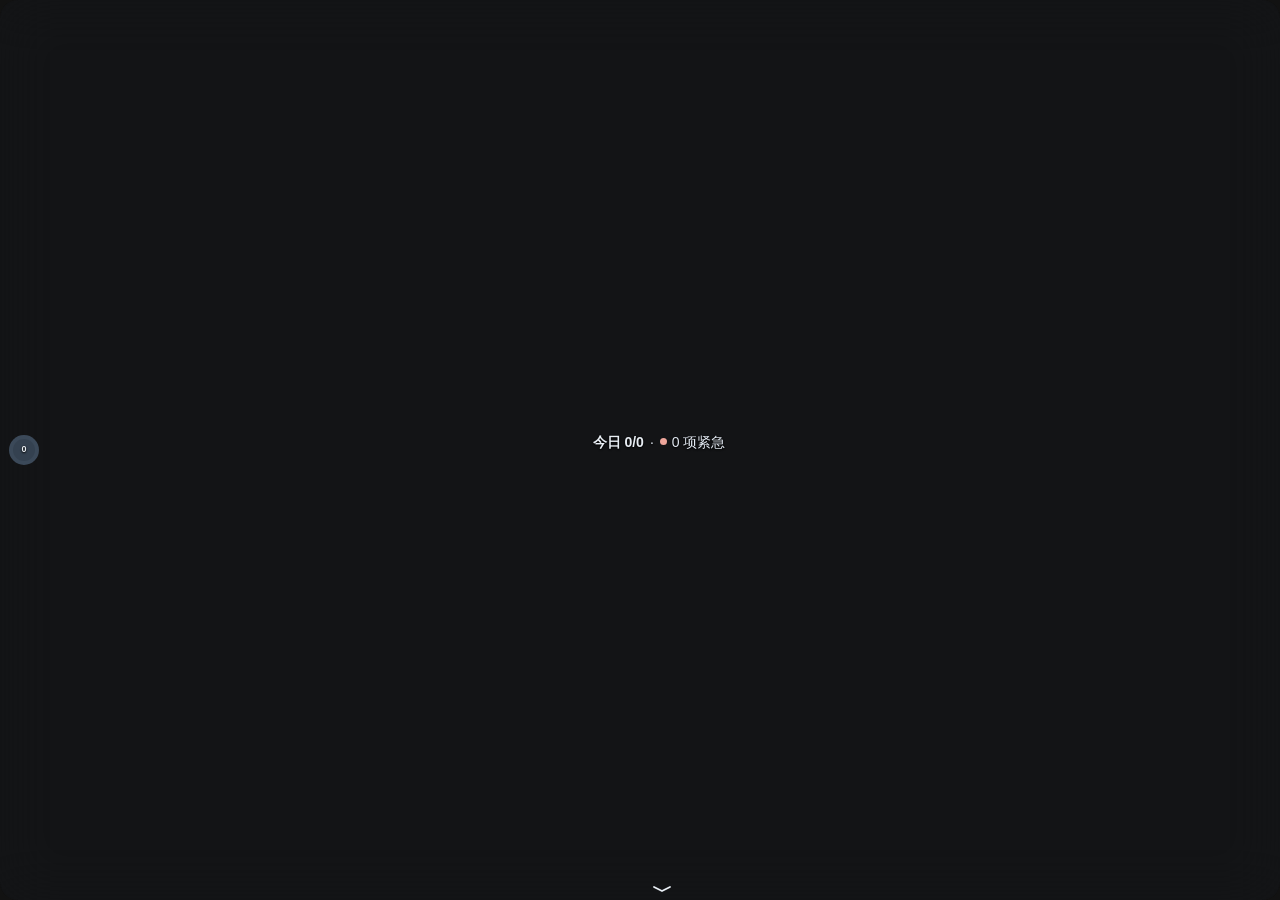
<file: frontend/index.html>
<!doctype html>
<html lang="zh-CN" data-theme="dark">
<head>
  <meta charset="UTF-8" />
  <meta name="viewport" content="width=device-width, initial-scale=1" />
  <meta name="color-scheme" content="light dark" />
  <title>个人任务进度</title>
  <script src="app-theme.js"></script>
  <link rel="stylesheet" href="styles.css" />
  <link rel="stylesheet" href="context-coach.css" />
  <link rel="stylesheet" href="app-theme.css" />
</head>
<body>
  <main id="app" class="app collapsed">
    <div id="collapsedShell" class="collapsed-shell">
      <div id="collapsedProgressRegion" class="collapsed-progress" data-tauri-drag-region title="按住拖动浮窗">
        <span id="overallRing" class="ring" aria-label="全部任务平均进度"><span id="overallProgress">0</span></span>
      </div>
      <div id="collapsedDragRegion" class="collapsed-summary" data-tauri-drag-region title="按住拖动浮窗">
        <strong id="todaySummary">今日 0/0</strong>
        <span class="dot">·</span>
        <span class="urgent"><i></i><span id="urgentSummary">0 项紧急</span></span>
      </div>
      <button id="expandButton" class="expand-button" data-tauri-drag-region="false" type="button" aria-label="展开任务浮窗" aria-expanded="false" title="展开">
        <svg viewBox="0 0 24 8" aria-hidden="true"><path d="M4 2 12 6 20 2"/></svg>
      </button>
    </div>

    <section id="panel" class="panel" aria-hidden="true">
      <header id="dragHandle" class="panel-header" data-tauri-drag-region>
        <div class="header-copy" data-tauri-drag-region>
          <h1>今日任务</h1>
          <p><span id="statusDot" class="status-dot pending"></span><span id="syncStatus">WPS 未配置 · 本地缓存</span></p>
        </div>
        <div class="header-actions" data-tauri-drag-region="false">
          <button id="syncButton" class="icon-button" type="button" aria-label="立即同步" title="立即同步">
            <svg viewBox="0 0 24 24"><path d="M20 11a8 8 0 0 0-14.8-4M4 5v5h5M4 13a8 8 0 0 0 14.8 4M20 19v-5h-5"/></svg>
          </button>
          <button id="settingsButton" class="icon-button" type="button" aria-label="设置" title="设置">
            <svg viewBox="0 0 24 24"><circle cx="12" cy="12" r="3"/><path d="M19.4 15a1.7 1.7 0 0 0 .4 1.9l-2.9 2.9A1.7 1.7 0 0 0 15 19.4a1.7 1.7 0 0 0-1.4 1.7h-4A1.7 1.7 0 0 0 8.5 19.4a1.7 1.7 0 0 0-1.9.4l-2.9-2.9A1.7 1.7 0 0 0 4.1 15a1.7 1.7 0 0 0-1.7-1.4v-4A1.7 1.7 0 0 0 4.1 8.5a1.7 1.7 0 0 0-.4-1.9l2.9-2.9A1.7 1.7 0 0 0 8.5 4a1.7 1.7 0 0 0 1.1-1.7h4A1.7 1.7 0 0 0 15 4a1.7 1.7 0 0 0 1.9-.4l2.9 2.9a1.7 1.7 0 0 0-.4 1.9 1.7 1.7 0 0 0 1.7 1.1v4a1.7 1.7 0 0 0-1.7 1.5Z"/></svg>
          </button>
          <button id="collapseButton" class="icon-button" type="button" aria-label="收起" title="收起">
            <svg viewBox="0 0 24 24"><path d="m7 14 5-5 5 5"/></svg>
          </button>
        </div>
      </header>

      <section id="recordView" class="record-view">
        <button id="recordWorkbenchButton" class="secondary-button full-button" type="button">打开本地任务工作台</button>
        <button id="recordGuideButton" class="context-guide-link" type="button">一句话操作提示</button>
        <form id="progressForm" class="progress-form" novalidate>
          <label for="workInput">今天完成了什么？</label>
          <textarea id="workInput" rows="2" placeholder="例如：完成了 A 技术方案的关键资料整理"></textarea>
          <div class="progress-row">
            <label for="progressInput">完成后总进度</label>
            <span class="percent-field"><input id="progressInput" type="number" min="0" max="100" step="1" inputmode="numeric" /><b>%</b></span>
          </div>
          <div class="analysis-actions" aria-label="选择记录方式">
            <button id="updateTaskButton" class="primary-button" data-analysis-intent="update" type="submit" disabled>更新已有任务</button>
            <button id="createTaskButton" class="secondary-button" data-analysis-intent="create" type="submit" disabled>新增任务</button>
          </div>
          <p id="formHelp" class="form-help error" role="alert" hidden></p>
        </form>

        <section id="analysisResult" class="analysis-result" aria-live="polite" hidden></section>

        <div class="task-heading"><strong>优先任务</strong><button id="showHiddenFloatingTasks" class="floating-show-hidden" type="button" hidden>恢复隐藏</button></div>
        <div id="taskList" class="task-list" aria-label="优先任务"></div>
      </section>

      <section id="onboardingView" class="onboarding-view" hidden>
        <div class="settings-heading"><div><h2>开始使用任务工作台</h2><p>先离线使用；需要云端时再连接。</p></div><button id="onboardingBackButton" class="secondary-button" type="button">返回</button></div>
        <section id="onboardingPlatformPanel" class="connection-form">
          <h3>选择开始方式</h3>
          <button id="onboardingLocalButton" class="platform-choice" type="button"><strong>本地任务工作台 · 推荐</strong><span>无需登录或云端配置，即可使用列表、看板、四象限和统计。任务保存在此电脑。</span></button>
          <button id="onboardingFeishuButton" class="platform-choice" type="button"><strong>连接飞书 · 可选</strong><span>连接飞书身份后创建任务空间，无需查找表格编号；本地与云端同步另行预览、确认。</span></button>
          <button id="onboardingWpsButton" class="platform-choice" type="button"><strong>WPS 多维表格</strong><span>已有表格可手动连接；一键创建尚未开放。</span></button>
          <button id="onboardingExistingButton" class="secondary-button full-button" type="button">连接已有表格（高级）</button>
        </section>
        <section id="onboardingFeishuPanel" hidden>
          <button id="feishuGuideButton" class="context-guide-link" type="button">连接步骤提示</button>
          <ol id="onboardingSteps" class="onboarding-steps" aria-label="连接步骤">
            <li>1 连接账号</li><li>2 命名空间</li><li>3 创建连接</li><li>4 完成</li>
          </ol>
          <p id="onboardingProgress" class="onboarding-progress" role="status" aria-live="polite"></p>
          <div id="feishuProvisionHost"></div>
          <button id="onboardingRepairConnectionButton" class="secondary-button full-button" type="button" hidden>检查已有连接（高级）</button>
          <button id="onboardingRetrySyncButton" class="secondary-button full-button" type="button" hidden>重试读取云端任务（浮窗）</button>
          <button id="onboardingFinishButton" class="primary-button full-button" type="button" hidden>进入本地任务工作台</button>
          <p id="onboardingWriteNotice" class="form-help" hidden>飞书连接已保存，不代表本地工作台已同步。在工作台中开启云端访问后，先预览差异，再确认同步；不会自动导入或覆盖本地任务。</p>
        </section>
      </section>

      <section id="settingsView" class="settings-view" hidden>
        <div class="settings-heading"><div><h2>设置</h2><p>管理任务空间、模型和本地偏好。</p></div><button id="closeSettings" class="secondary-button" type="button">返回</button></div>
        <section class="connection-form appearance-settings" aria-label="外观设置"><h3>外观主题</h3><label class="setting-field"><span>配色</span><select data-theme-select><option value="dark">石墨蓝 · 默认深色</option><option value="light">瓷白蓝 · 可选浅色</option></select></label><p data-theme-status role="status"></p><p class="form-help">自动保存；工作台与浮窗共用此主题，不改变任务数据与云端连接。</p></section>
        <section class="connection-form">
          <div class="setting-card connection-heading">
            <div><strong>当前任务数据源</strong><p>分析界面保持不变；同步、写入和撤销由所选数据源处理。</p></div>
            <span id="activeSourceBadge" class="status-badge">WPS</span>
          </div>
          <label class="setting-field" for="activeSourceSelect"><span>数据源</span><select id="activeSourceSelect">
            <option value="wps">WPS 多维表格</option>
            <option value="feishu">飞书多维表格（逐次确认写入）</option>
          </select></label>
          <button id="saveActiveSourceButton" class="primary-button full-button" type="button">切换数据源并同步</button>
        </section>
        <button id="openOnboardingButton" class="secondary-button full-button" type="button">连接向导 / 查看任务空间</button>
        <details id="wpsAdvancedConnection" class="advanced-connection"><summary>WPS 手动连接（高级）</summary>
        <form id="wpsConfigForm" class="connection-form">
          <div class="setting-card connection-heading">
            <div><strong>WPS 多维表格</strong><p id="wpsConfigHelp">先连接并验证读取，确认字段后再开启写入。</p></div>
            <span id="wpsConfigBadge" class="status-badge">未配置</span>
          </div>
          <label class="setting-field" for="wpsWebhookInput"><span>文档共享脚本 Webhook</span><input id="wpsWebhookInput" type="url" inputmode="url" autocomplete="off" placeholder="https://www.kdocs.cn/api/v3/ide/file/.../sync_task" /></label>
          <label class="setting-field" for="wpsSheetInput"><span>任务数据表名称</span><input id="wpsSheetInput" type="text" autocomplete="off" value="任务清单" /></label>
          <label class="setting-field" for="wpsTokenInput"><span>脚本令牌</span><input id="wpsTokenInput" type="password" autocomplete="new-password" placeholder="保存在 Windows 凭据库" /></label>
          <div class="setting-actions">
            <button id="saveWpsButton" class="primary-button" type="submit">保存连接</button>
            <button id="testWpsButton" class="secondary-button" type="button">测试读取</button>
          </div>
        </form>
        </details>
        <section class="connection-form" id="feishuProvisionCard" hidden>
          <div class="setting-card connection-heading">
            <div><strong id="feishuProvisionTitle">准备飞书任务空间</strong><p>包含任务表、看板和仪表盘；新空间不带个人记录。</p></div>
            <span id="feishuProvisionBadge" class="status-badge">检查中</span>
          </div>
          <div id="feishuWorkspaceProfile">
          <label class="setting-field" for="feishuWorkspaceNameInput"><span>任务空间名称</span><input id="feishuWorkspaceNameInput" type="text" maxlength="100" value="我的个人任务" autocomplete="off" aria-describedby="feishuWorkspaceNameError" /></label>
          <p id="feishuWorkspaceNameError" class="form-help error" role="alert" hidden></p>
          <label class="setting-field" for="feishuWorkspaceFolderLinkInput"><span>保存到飞书文件夹（选填）</span><input id="feishuWorkspaceFolderLinkInput" type="url" inputmode="url" autocomplete="off" placeholder="留空保存到默认位置；或粘贴飞书文件夹链接" /></label>
          <p class="form-help">从飞书目标文件夹复制链接并粘贴即可；应用只用它定位保存位置，不会读取该文件夹内容。</p>
          </div>
          <section id="feishuAccountGuide" class="setting-card" aria-labelledby="feishuAccountGuideTitle">
            <strong id="feishuAccountGuideTitle">先打开飞书，确认登录身份</strong>
            <p class="form-help">在飞书页面选择个人用户或所属企业身份，不要选择豆包账号；仅更换扫码方式不会改变身份。</p>
            <button id="openFeishuIdentityButton" class="secondary-button full-button" type="button">1 打开飞书并确认账号</button>
            <label class="checkbox-line"><input id="feishuAccountConfirmed" type="checkbox" aria-describedby="feishuAccountDeclarationHelp feishuAccountWarning" />我确认当前选择的是飞书身份，不是豆包账号</label>
            <p id="feishuAccountDeclarationHelp" class="form-help">这项确认不能自动识别账号类型，连接后仍需检查实际访问权限。</p>
            <p id="feishuAccountWarning" class="form-help error" role="alert" hidden></p>
          </section>
          <button id="authorizeFeishuUserButton" class="primary-button full-button" type="button">2 生成飞书授权链接</button>
          <p id="feishuAuthorizationHelp" class="form-help">SnapTask 的账号授权用于复制任务模板及读写多维表格。飞书自动创建的智能体应用可能预置消息、通讯录等额外权限；请在飞书授权页和开发者后台核对实际权限。凭据保存在 Windows 凭据库。</p>
          <section id="feishuAuthorizationPanel" class="setting-card feishu-authorization-panel" aria-live="polite" hidden>
            <p id="feishuAuthorizationMessage" class="form-help"></p>
            <a id="feishuAuthorizationLink" class="feishu-workspace-link" target="_blank" rel="noopener noreferrer" hidden>3 打开飞书授权页面</a>
            <p id="feishuAuthorizationCode" class="feishu-auth-code" hidden></p>
            <button id="cancelFeishuAuthorizationButton" class="secondary-button full-button" type="button">停止等待（不撤销已完成授权）</button>
          </section>
          <button id="createFeishuWorkspaceButton" class="primary-button full-button" type="button" disabled>创建并连接</button>
          <p id="feishuProvisionHelp" class="form-help" aria-live="polite">正在检查模板和授权状态。</p>
          <p id="feishuProvisionResult" class="form-help" aria-live="polite" hidden></p>
          <a id="feishuWorkspaceLink" class="feishu-workspace-link" target="_blank" rel="noopener noreferrer" hidden>打开已创建的任务空间</a>
          <div id="feishuProvisionRecoveryActions" class="setting-actions" hidden>
            <button id="resumeFeishuWorkspaceButton" class="primary-button" type="button">继续上次初始化</button>
            <button id="reconcileFeishuWorkspaceButton" class="secondary-button" type="button">核对复制结果</button>
          </div>
        </section>
        <details id="feishuAdvancedConnection" class="advanced-connection"><summary>飞书已有表格连接（高级）</summary>
        <form id="feishuConfigForm" class="connection-form">
          <div class="setting-card connection-heading">
            <div><strong>飞书多维表格</strong><p id="feishuConfigHelp">浮窗新增、更新与撤销需逐次核对账号和目标；飞书实际写入权限由平台授权决定。</p></div>
            <span id="feishuConfigBadge" class="status-badge">未配置</span>
          </div>
          <label class="setting-field" for="feishuAppIdInput"><span>App ID</span><input id="feishuAppIdInput" type="text" autocomplete="off" placeholder="cli_..." /></label>
          <label class="setting-field" for="feishuAppSecretInput"><span>App Secret</span><input id="feishuAppSecretInput" type="password" autocomplete="new-password" placeholder="保存在 Windows 凭据库" /></label>
          <label class="setting-field" for="feishuTableUrlInput"><span>多维表格链接（推荐）</span><input id="feishuTableUrlInput" type="url" inputmode="url" autocomplete="off" placeholder="https://example.feishu.cn/base/...?...table=tbl..." /></label>
          <label class="setting-field" for="feishuAppTokenInput"><span>多维表格 App Token</span><input id="feishuAppTokenInput" type="text" autocomplete="off" placeholder="链接中 base/ 后的标识" /></label>
          <label class="setting-field" for="feishuTableIdInput"><span>数据表 ID</span><input id="feishuTableIdInput" type="text" autocomplete="off" placeholder="tbl..." /></label>
          <div class="setting-actions">
            <button id="saveFeishuButton" class="primary-button" type="submit">保存连接</button>
            <button id="testFeishuButton" class="secondary-button" type="button">测试读取</button>
          </div>
          <div class="setting-actions feishu-schema-actions">
            <button id="initializeFeishuWorkspaceButton" class="primary-button" type="button">检查任务空间</button>
            <button id="downloadFeishuTemplateButton" class="secondary-button" type="button">下载字段导入模板（不含看板）</button>
          </div>
          <p id="feishuSchemaHelp" class="form-help">将检查字段、看板、仪表盘和自动化；Excel 备用文件只能导入字段，完整看板和仪表盘需要复制飞书原生模板。</p>
        </form>
        </details>
        <form id="aiConfigForm" class="connection-form">
          <div class="setting-card connection-heading">
            <div><strong>AI 模型</strong><p id="aiConfigHelp">本地规则无法唯一判断时，才调用模型。</p></div>
            <span id="aiConfigBadge" class="status-badge">未配置</span>
          </div>
          <label class="setting-field" for="aiProviderSelect"><span>提供商</span><select id="aiProviderSelect">
            <option value="deepseek">DeepSeek</option>
            <option value="mimo">小米 MiMo</option>
            <option value="qwen">阿里千问 Qwen</option>
            <option value="kimi">Kimi（月之暗面）</option>
            <option value="glm">智谱 GLM</option>
            <option value="gemini">Google Gemini</option>
            <option value="openai">ChatGPT / OpenAI</option>
            <option value="grok">xAI Grok</option>
            <option value="generic">通用 OpenAI 兼容接口</option>
          </select></label>
          <label id="aiEndpointField" class="setting-field" for="aiEndpointInput" hidden><span>自定义接口地址</span><input id="aiEndpointInput" type="url" inputmode="url" autocomplete="off" placeholder="https://api.example.com/v1" /></label>
          <label class="setting-field" for="aiKeyInput"><span>API Key</span><input id="aiKeyInput" type="password" autocomplete="new-password" placeholder="保存在 Windows 凭据库" /></label>
          <button id="loadAiModelsButton" class="secondary-button full-button" type="button">读取可用模型</button>
          <label class="setting-field" for="aiModelSelect"><span>模型名称</span><select id="aiModelSelect" disabled><option value="">请先读取模型</option></select></label>
          <div class="inline-setting">
            <div><strong>不确定时调用 AI</strong><p>任务名精确命中时不调用，节省费用。</p></div>
            <button id="aiEnabledToggle" class="switch" type="button" role="switch" aria-checked="true"><span></span></button>
          </div>
          <div class="setting-actions">
            <button id="saveAiButton" class="primary-button" type="submit">保存设置</button>
            <button id="testAiButton" class="secondary-button" type="button">测试模型</button>
          </div>
        </form>
        <section class="connection-form habit-settings">
          <div class="connection-heading setting-card">
            <div><strong>习惯表</strong><p>纠正后的说法优先在本机匹配，减少重复调用 AI。</p></div>
            <span id="habitCountBadge" class="status-badge reserved">0 条</span>
          </div>
          <button id="toggleHabitsButton" class="secondary-button full-button" type="button" aria-expanded="false">查看习惯</button>
          <div id="habitListPanel" class="habit-list-panel" hidden>
            <div id="habitList" class="habit-list"></div>
          </div>
        </section>
        <section class="connection-form queue-settings">
          <div class="connection-heading setting-card">
            <div><strong>待同步与冲突</strong><p>仅异常时需要处理；正常记录会自动同步。</p></div>
            <span id="queueCountBadge" class="status-badge reserved">0 项</span>
          </div>
          <button id="toggleQueueButton" class="secondary-button full-button" type="button" aria-expanded="false">查看队列</button>
          <div id="queueListPanel" class="habit-list-panel" hidden>
            <div id="queueList" class="habit-list"></div>
          </div>
        </section>
        <div class="setting-card">
          <div><strong>本地任务工作台</strong><p>离线使用列表、看板、四象限和统计；与云端任务分开保存。</p></div>
          <button id="openLocalWorkbenchButton" class="secondary-button" type="button">打开</button>
        </div>
        <div class="setting-card">
          <div><strong>随 Windows 启动</strong><p>启动后保持收起，可从托盘恢复</p></div>
          <button id="autostartToggle" class="switch" type="button" role="switch" aria-checked="false"><span></span></button>
        </div>
        <div class="setting-card">
          <div><strong>后台同步</strong><p>连接任务空间后每 30 分钟执行</p></div>
          <b>30 min</b>
        </div>
        <div class="privacy-note"><strong>轻量运行</strong><p>Rust 后台 + 系统 WebView2；不打包 Chromium，不启动 Node.js 运行时。</p></div>
      </section>
    </section>
  </main>

  <dialog id="taskRemovalDialog" class="task-removal-dialog" aria-labelledby="taskRemovalTitle" aria-describedby="taskRemovalHelp">
    <h2 id="taskRemovalTitle">处理这条任务</h2>
    <strong id="taskRemovalName"></strong>
    <p id="taskRemovalTarget" class="task-removal-target"></p>
    <p id="taskRemovalHelp">仅隐藏会从当前浮窗移除，刷新后仍保持隐藏，可随时恢复。云端记录和本地工作台任务都保留。</p>
    <p id="taskRemovalCloudHelp">删除飞书记录会删除云端整条记录，之后还会核对账号和目标。本按钮不提供云端删除撤销。</p>
    <p id="taskRemovalError" class="task-removal-error" role="alert" hidden></p>
    <div class="task-removal-actions">
      <button id="hideFloatingTaskButton" class="primary-button" type="button">仅从浮窗隐藏</button>
      <button id="deleteFloatingCloudButton" class="secondary-button task-cloud-delete" type="button">删除飞书记录…</button>
      <button id="cancelTaskRemovalButton" class="secondary-button" type="button" autofocus>取消</button>
    </div>
  </dialog>
  <div id="toast" class="toast" role="status" aria-live="polite" hidden></div>
  <script src="app.js"></script>
  <script type="module" src="main-context-guide.mjs"></script>
</body>
</html>
</file>
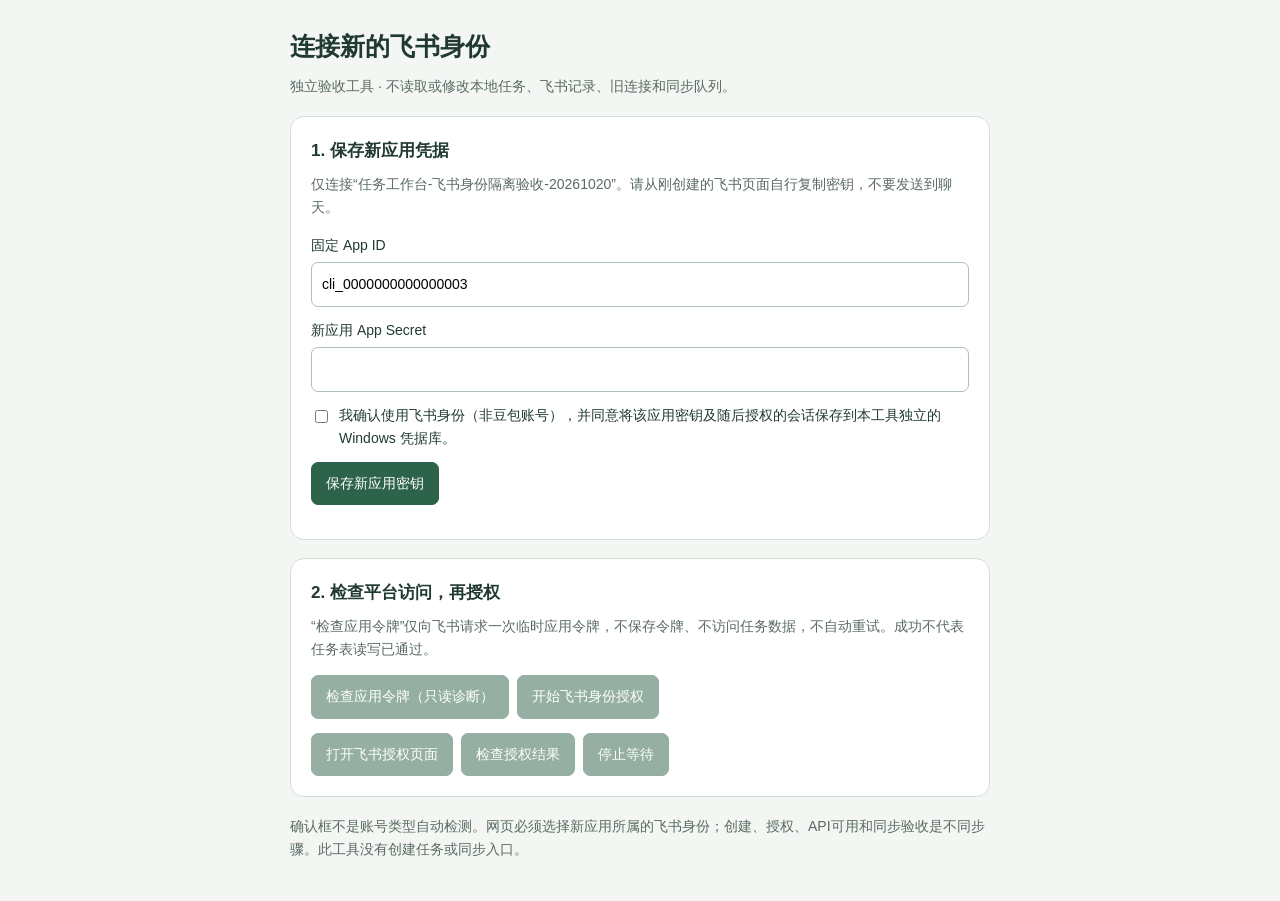
<file: frontend/direct-account-auth.html>
<!doctype html>
<html lang="zh-CN">
<head>
  <meta charset="UTF-8" /><meta name="viewport" content="width=device-width,initial-scale=1" />
  <title>飞书身份独立连接验收</title><link rel="stylesheet" href="direct-account-auth.css" />
</head>
<body><main>
  <h1>连接新的飞书身份</h1>
  <p>独立验收工具 · 不读取或修改本地任务、飞书记录、旧连接和同步队列。</p>
  <section><h2>1. 保存新应用凭据</h2>
    <p>仅连接“任务工作台-飞书身份隔离验收-20261020”。请从刚创建的飞书页面自行复制密钥，不要发送到聊天。</p>
    <label>固定 App ID<input id="app-id" value="cli_0000000000000003" readonly /></label>
    <label>新应用 App Secret<input id="app-secret" type="password" autocomplete="new-password" /></label>
    <label class="check"><input id="identity-confirmed" type="checkbox" />我确认使用飞书身份（非豆包账号），并同意将该应用密钥及随后授权的会话保存到本工具独立的 Windows 凭据库。</label>
    <button id="save">保存新应用密钥</button>
    <p id="saved-status" role="status"></p>
  </section>
  <section><h2>2. 检查平台访问，再授权</h2>
    <p>“检查应用令牌”仅向飞书请求一次临时应用令牌，不保存令牌、不访问任务数据，不自动重试。成功不代表任务表读写已通过。</p>
    <div class="actions"><button id="check-token" disabled>检查应用令牌（只读诊断）</button><button id="start" disabled>开始飞书身份授权</button></div>
    <p id="token-status" role="status"></p>
    <p id="auth-status" role="status"></p>
    <div class="actions"><button id="open" disabled>打开飞书授权页面</button><button id="poll" disabled>检查授权结果</button><button id="cancel" disabled>停止等待</button></div>
  </section>
  <p id="error" role="alert"></p>
  <p>确认框不是账号类型自动检测。网页必须选择新应用所属的飞书身份；创建、授权、API可用和同步验收是不同步骤。此工具没有创建任务或同步入口。</p>
</main><script type="module" src="direct-account-auth.mjs"></script></body>
</html>
</file>
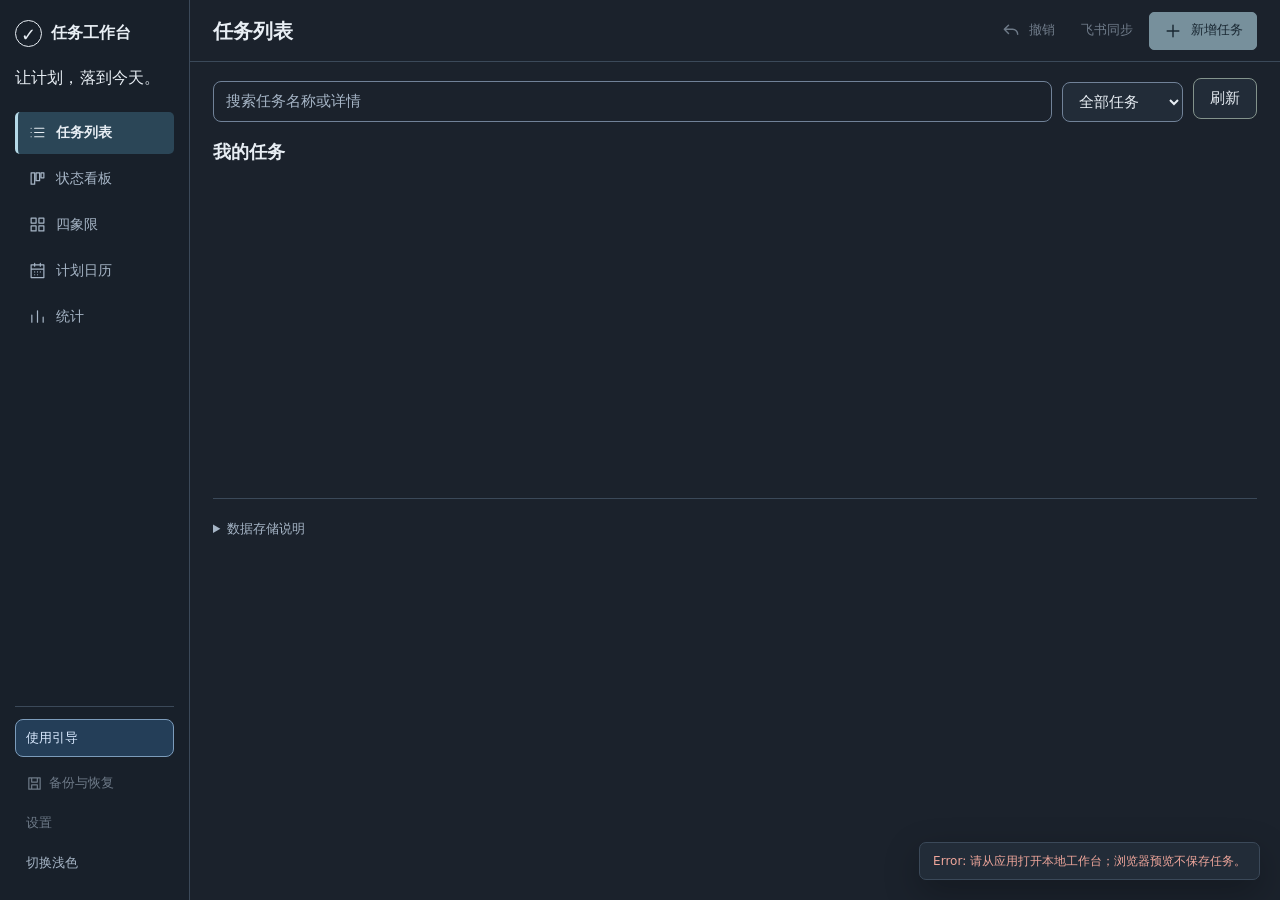
<file: frontend/local-workbench.html>
<!doctype html>
<html lang="zh-CN" data-theme="dark">
<head><meta charset="utf-8"><meta name="viewport" content="width=device-width, initial-scale=1"><title>本地任务工作台</title><script src="app-theme.js"></script><link rel="stylesheet" href="local-workbench.css"><link rel="stylesheet" href="context-coach.css"><link rel="stylesheet" href="app-theme.css"><link rel="stylesheet" href="workbench-paper.css"><link rel="stylesheet" href="workbench-layout-b.css"></head>
<body class="paper-workbench layout-b">
  <div class="workspace-shell">
  <aside class="workspace-header" aria-label="工作台导航">
    <div class="workspace-brand"><div class="brand"><span class="brand-mark" aria-hidden="true">✓</span><div>任务工作台</div></div><p class="workspace-motto">让计划，落到今天。</p></div>
    <nav class="views" aria-label="任务视图"><button data-view="list" data-icon="list" aria-current="page">任务列表</button><button data-view="board" data-icon="board">状态看板</button><button data-view="quadrants" data-icon="quadrants">四象限</button><button data-view="calendar" data-icon="calendar">计划日历</button><button data-view="stats" data-icon="stats">统计</button></nav>
    <div class="workspace-tools"><button id="guide-open" disabled>使用引导</button><button id="backup-button" data-icon="backup" disabled>备份与恢复</button><button id="settings-button" disabled>设置</button><button type="button" data-theme-toggle>切换浅色</button></div>
  </aside>
  <main>
    <header class="topbar"><div class="workspace-view-title"><h1 id="view-title">任务列表</h1><time id="workspace-date"></time></div><div class="actions"><button id="undo" data-icon="undo" aria-keyshortcuts="Control+Z" title="撤销上一步任务操作（Ctrl+Z）" disabled>撤销</button><button id="sync-button" disabled>飞书同步</button><button id="add" data-icon="add" class="primary" disabled>新增任务</button></div></header>
    <div class="toolbar"><label class="search"><span class="sr-only">搜索任务名称或详情</span><input id="search" type="search" placeholder="搜索任务名称或详情" maxlength="200"></label><label><span class="sr-only">任务范围</span><select id="scope"><option value="all">全部任务</option><option value="today">今日待办</option><option value="overdue">逾期未完成</option><option value="completed">已完成</option><option value="trash">回收站</option></select></label><button id="refresh">刷新</button></div>
    <div class="workspace-content-head"><h2 id="work-area-title">我的任务</h2><section id="overview" class="overview" aria-label="任务概览"></section></div>
    <p id="message" role="status" aria-live="polite">正在读取本地任务…</p>
    <div class="work-area"><section id="content" aria-label="任务内容" aria-busy="true"></section><aside id="plan-summary" class="plan-summary" aria-label="计划日历与当前筛选进度" hidden></aside></div>
    <details class="storage-details"><summary>数据存储说明</summary><footer id="storage-note">任务保存在独立的本地数据库中；不会自动导入或同步云端任务。关闭窗口后仍会保留。</footer></details>
  </main>
  </div>
  <dialog id="editor" aria-labelledby="editor-title">
    <form id="task-form"><div class="dialog-head"><h2 id="editor-title">新增任务</h2><button id="cancel-top" type="button" aria-label="关闭任务详情">关闭</button></div>
      <label>任务名称<input name="title" required maxlength="200" autocomplete="off"></label>
      <label>任务详情<textarea name="detail" rows="3" maxlength="10000"></textarea></label>
      <div class="form-grid"><label>完成进度（%）<input name="progress" type="number" min="0" max="100" step="1" required value="0"><span id="status-hint">未开始</span></label><label>四象限<select name="quadrant"><option value="iu">重要且紧急</option><option value="in" selected>重要不紧急</option><option value="un">紧急不重要</option><option value="nn">不重要不紧急</option></select></label><label>开始日期<input name="startDate" type="date"></label><label>计划完成日期<input name="plannedDate" type="date"></label></div>
      <label class="check"><input name="today" type="checkbox">列入今日待办</label>
      <section id="ime-activity-section" hidden><h3>输入法完成记录</h3><ul id="ime-activity-list"></ul></section>
      <p class="hint">进度 0% 为未开始，1–99% 为进行中，100% 为已完成。调低进度会自动回退状态。</p>
      <p id="content-time" class="hint"></p>
      <p id="form-error" role="alert" hidden></p>
      <div class="dialog-actions"><button id="trash" type="button" class="danger" hidden>移入回收站</button><span class="spacer"></span><button id="cancel" type="button">取消</button><button id="save" type="submit" class="primary">保存任务</button></div>
    </form>
  </dialog>
  <dialog id="move-panel" aria-labelledby="move-title">
    <form id="move-form">
      <div class="dialog-head"><h2 id="move-title">移动任务状态</h2><button id="move-close" type="button">关闭</button></div>
      <p id="move-summary"></p>
      <label>移动后的进度（%）<input id="move-progress" type="number" min="0" max="100" step="1" required></label>
      <p id="move-hint" class="hint"></p>
      <p class="hint">仅改变进度及其对应状态；名称、详情、日期和四象限保持不变。确认前不会保存。</p>
      <p id="move-error" role="alert" hidden></p>
      <div class="dialog-actions"><button id="move-cancel" type="button">取消</button><button id="move-confirm" type="submit" class="primary">确认移动</button></div>
    </form>
  </dialog>
  <dialog id="backup-panel" aria-labelledby="backup-title">
    <div class="dialog-head"><h2 id="backup-title">备份与恢复</h2><button id="backup-close" type="button">关闭</button></div>
    <p class="hint">完整备份包含任务、回收站和撤销历史，不含飞书/WPS连接或密钥。JSON 文件未加密，请妥善保存。</p>
    <div class="dialog-actions"><button id="backup-export" type="button" class="primary">导出完整备份</button><button id="backup-pick" type="button">选择备份并预览</button></div>
    <section><h3>从旧工作台迁移</h3><p class="hint">只读检查之前使用的工作台目录，预览任务与历史；不会自动合并。确认后复用下方保护备份与整体恢复流程，不导入云端连接、同步许可或快捷键。</p><button id="legacy-preview" type="button">预览旧工作台数据（不修改）</button></section>
    <section class="csv-section"><h3>任务清单导出</h3><p class="hint">导出全部未删除任务，不受筛选影响，可在表格软件中查看。CSV 不含撤销历史，不能代替完整备份；公式样式文字会加文本前缀。暂不支持 CSV 导入。</p><button id="csv-export" type="button">导出任务 CSV</button></section>
    <input id="restore-file" type="file" accept=".json,application/json" aria-label="选择工作台 JSON 备份" hidden>
    <p id="backup-status" role="status" aria-live="polite"></p>
    <section id="restore-preview" hidden aria-labelledby="restore-title">
      <h3 id="restore-title">恢复预览 · 尚未修改数据</h3>
      <p id="restore-source" class="hint"></p><p id="restore-counts"></p>
      <ul id="restore-samples"></ul>
      <p class="hint">确认后会整体替换当前本地任务，不自动合并。恢复前会自动保存并核验当前数据的保护备份；若保存失败，本次恢复终止。</p>
      <p class="hint">恢复会解除旧同步连接和任务关联，使未完成批次的执行许可失效。同步前须重新确认连接；待核实的写入日志保留，不自动重发。</p>
      <label class="check"><input id="restore-choice" type="checkbox">我确认用此备份整体替换当前本地任务</label>
      <div class="dialog-actions"><button id="restore-confirm" type="button" class="danger" disabled>保存保护备份并恢复</button></div>
    </section>
  </dialog>
  <dialog id="sync-panel" aria-labelledby="sync-title">
    <div class="dialog-head"><div><p class="eyebrow">任务工作台</p><h2 id="sync-title">飞书同步</h2></div><button id="sync-close" type="button">关闭</button></div>
    <p class="hint">先读取飞书任务，再选择要导入或更新的记录。读取不会修改任何任务。</p>
    <div class="dialog-actions sync-main-actions"><button id="sync-example" type="button">查看模拟示例</button><button id="sync-cloud-check" type="button" disabled>读取飞书任务</button></div>
    <p id="sync-status" role="status" aria-live="polite"></p>
    <section id="sync-primary" aria-label="飞书任务与快捷操作"></section>
    <details id="sync-connection-details" class="sync-fold"><summary>连接与权限设置</summary><div id="sync-access"></div><p id="sync-cloud-hint" class="hint"></p><p id="sync-identity" class="hint"></p></details>
    <button id="sync-reauthorize" type="button" hidden>重新授权隔离测试连接（不创建新应用）</button>
    <section id="sync-auth" class="sync-row" hidden aria-label="隔离测试连接重新授权">
      <p>仅续接此验收程序固定的既有应用；凭据保存到Windows隔离会话。不要切换到其他应用或表格，不需填写密钥。授权后仍需只读检查实际身份，不会自动同步。</p>
      <p id="sync-auth-status" role="status" aria-live="polite"></p>
      <div class="dialog-actions"><button id="sync-auth-open" type="button" disabled>打开隔离应用授权页面</button><button id="sync-auth-poll" type="button" disabled>检查授权结果</button><button id="sync-auth-cancel" type="button" disabled>停止等待（不撤销授权）</button></div>
    </section>
    <details id="sync-advanced" class="sync-fold" hidden><summary>高级操作：任务关联、双端覆盖与批次记录</summary><section id="sync-content" aria-label="同步检查结果" aria-busy="false"></section></details>
  </dialog>
  <dialog id="shortcut-panel" aria-labelledby="shortcut-title">
    <div class="dialog-head"><div><p class="eyebrow">本地工作台</p><h2 id="shortcut-title">设置</h2></div><button id="shortcut-close" type="button">关闭</button></div>
    <section class="appearance-settings" aria-label="外观设置"><h3>外观主题</h3><label>配色<select data-theme-select><option value="dark">石墨蓝 · 默认深色</option><option value="light">瓷白蓝 · 可选浅色</option></select></label><p data-theme-status role="status"></p><p class="hint">工作台和任务浮窗共用此选择；与下方快捷键草稿分别保存，不影响任务或同步设置。</p></section>
    <section class="appearance-settings" aria-label="输入法接口设置">
      <h3>输入法接口</h3><p class="hint">默认关闭。开启后只接收本机请求，更新本地任务；不会自动写入飞书。</p>
      <div class="dialog-actions"><button id="ime-toggle" type="button">开启接口</button><button id="ime-rotate" type="button" disabled>重新生成令牌</button></div>
      <p id="ime-status" role="status"></p><p id="ime-address" class="hint"></p>
      <label id="ime-token-wrap" hidden>连接令牌（仅此次显示，请复制到输入法）<textarea id="ime-token" readonly rows="2" spellcheck="false"></textarea></label>
      <h4>待确认输入</h4><div id="ime-reviews"></div>
    </section>
    <p class="hint">仅在此工作台窗口内生效。视图切换仅限主视图，输入框、弹窗或拖动中不切换；输入框保留文字撤销。Tab、Enter、Esc 等标准导航键不改动。设置不包含在任务备份中。</p>
    <div id="shortcut-rows"></div>
    <details><summary>快捷键配置保留与迁移</summary><p class="hint">同一应用身份升级沿用当前窗口设置；任务恢复不修改快捷键。不同独立程序的设置不自动复制，可用配置文本预览后保存。旧版没有导出入口时，请记录原按键并在此重新设置；不要复制整个浏览器数据目录。</p><button id="shortcut-export-text" type="button">显示已保存配置文本</button><label for="shortcut-transfer">配置文本（不含任务、账号或密钥）</label><textarea id="shortcut-transfer" rows="5" maxlength="16384" spellcheck="false"></textarea><button id="shortcut-preview-text" type="button">校验并预览为草稿</button></details>
    <section id="shortcut-recorder" hidden aria-labelledby="shortcut-record-label">
      <label id="shortcut-record-label" for="shortcut-record">按下新组合键</label>
      <input id="shortcut-record" readonly autocomplete="off" aria-describedby="shortcut-status">
      <div class="dialog-actions"><button id="shortcut-record-cancel" type="button">取消录入</button><button id="shortcut-use" type="button" disabled>使用此组合键</button></div>
    </section>
    <p id="shortcut-status" role="status" aria-live="polite"></p>
    <div class="dialog-actions"><button id="shortcut-defaults" type="button">恢复全部默认</button><span class="spacer"></span><button id="shortcut-cancel" type="button">取消</button><button id="shortcut-save" type="button" class="primary">保存设置</button></div>
  </dialog>
  <script type="module" src="local-workbench.js"></script>
</body></html>
</file>
<file: frontend/styles.css>
:root {
  color-scheme: light;
  --surface: #fbfcfa;
  --raised: #fff;
  --soft: #f2f5f2;
  --ink: #1c2420;
  --muted: #5c6962;
  --faint: #849088;
  --line: #d8dfda;
  --line-strong: #b9c5be;
  --green: #237a5a;
  --green-hover: #1b684c;
  --green-soft: #e6f3ec;
  --red: #b83c36;
  --red-soft: #f9e8e5;
  --amber: #a86112;
  --amber-soft: #fbefdc;
  --blue: #476b87;
  --blue-soft: #e8f0f5;
  --today: #fff8e8;
  --glass: rgba(244, 250, 247, .08);
  --glass-strong: rgba(248, 251, 249, .34);
  --glass-line: rgba(255, 255, 255, .48);
  --shadow: 0 10px 26px rgba(34, 47, 40, .16), 0 2px 7px rgba(34, 47, 40, .09);
}

@media (prefers-color-scheme: dark) {
  :root {
    color-scheme: dark;
    --surface: #1d2320;
    --raised: #252c28;
    --soft: #202723;
    --ink: #eef3ef;
    --muted: #b8c3bd;
    --faint: #929f98;
    --line: #39423d;
    --line-strong: #536159;
    --green: #59b88c;
    --green-hover: #72c99f;
    --green-soft: #203b30;
    --red: #f07d73;
    --red-soft: #422725;
    --amber: #e7a455;
    --amber-soft: #3e3020;
    --blue: #87abc6;
    --blue-soft: #263742;
    --today: #332f22;
    --glass: rgba(23, 31, 27, .22);
    --glass-strong: rgba(29, 37, 33, .42);
    --glass-line: rgba(255, 255, 255, .13);
    --shadow: 0 18px 46px rgba(0, 0, 0, .46);
  }
}

* { box-sizing: border-box; }
[hidden] { display: none !important; }
html, body { width: 100%; height: 100%; margin: 0; overflow: hidden; background: transparent; }
body { padding: 0; color: var(--ink); font: 14px/1.45 "Segoe UI", "Microsoft YaHei UI", sans-serif; }
button, input, textarea, select { font: inherit; color: inherit; }
button { -webkit-tap-highlight-color: transparent; }
button:focus-visible, input:focus-visible, textarea:focus-visible, select:focus-visible { outline: 3px solid color-mix(in srgb, var(--green) 42%, transparent); outline-offset: 2px; }

.app { width: 100%; height: 100%; }
.collapsed-shell {
  width: 100%; height: 100%; display: grid; grid-template: minmax(0, 1fr) 18px / 44px minmax(0, 1fr);
  border: 0; border-radius: 18px; overflow: hidden; background-color: var(--glass);
  -webkit-backdrop-filter: blur(28px) saturate(145%); backdrop-filter: blur(28px) saturate(145%);
  box-shadow: none;
}
.collapsed-progress { grid-row: 1 / 3; grid-column: 1; display: grid; place-items: center; padding-left: 4px; user-select: none; cursor: grab; }
.collapsed-summary { grid-row: 1; grid-column: 2; min-width: 0; height: 100%; padding: 2px 9px 0 3px; display: flex; align-items: center; justify-content: center; gap: 6px; user-select: none; cursor: grab; white-space: nowrap; }
.collapsed-progress:active,
.collapsed-summary:active { cursor: grabbing; }
.expand-button {
  grid-row: 2; grid-column: 2; width: 100%; height: 18px; display: grid; place-items: start center; padding: 3px 0 0; border: 0; border-radius: 0;
  background: transparent; cursor: pointer; transition: background-color 120ms ease-out;
}
.expand-button:hover { background: rgba(255, 255, 255, .22); }
.expand-button:active { background: rgba(35, 122, 90, .12); }
.expand-button svg { width: 24px; height: 8px; fill: none; stroke: currentColor; stroke-width: 1.8; stroke-linecap: round; stroke-linejoin: round; }
.ring { width: 30px; height: 30px; flex: 0 0 auto; display: grid; place-items: center; position: relative; border-radius: 50%; background: conic-gradient(var(--green) var(--progress, 0%), var(--line) 0); }
.ring::after { content: ""; position: absolute; inset: 4px; border-radius: 50%; background: var(--glass-strong); }
.ring span { position: relative; z-index: 1; font-size: 9px; font-weight: 700; }
.dot { color: var(--faint); }
.urgent { display: inline-flex; align-items: center; gap: 5px; color: var(--muted); white-space: nowrap; }
.urgent i { width: 7px; height: 7px; border-radius: 50%; background: var(--red); }

.panel { display: none; width: 100%; height: 100%; overflow: hidden; flex-direction: column; border: 0; border-radius: 22px; background-color: var(--glass-strong); -webkit-backdrop-filter: blur(30px) saturate(140%); backdrop-filter: blur(30px) saturate(140%); box-shadow: none; }
.app.expanded .collapsed-shell { display: none; }
.app.expanded .panel { display: flex; }
.panel-header { min-height: 76px; padding: 14px 12px 12px 17px; display: flex; align-items: center; justify-content: space-between; gap: 10px; border-bottom: 1px solid var(--line); user-select: none; cursor: grab; }
.panel-header:active { cursor: grabbing; }
.panel-header h1 { margin: 0; font-size: 21px; line-height: 1.15; }
.panel-header p { margin: 6px 0 0; color: var(--muted); font-size: 12px; }
.header-copy { min-width: 0; }
.status-dot { display: inline-block; width: 7px; height: 7px; margin-right: 6px; border-radius: 50%; background: var(--green); }
.status-dot.pending { background: var(--amber); }
.status-dot.offline { background: var(--red); }
.header-actions { display: flex; flex-shrink: 0; }
.icon-button { width: 42px; height: 42px; display: grid; place-items: center; border: 0; border-radius: 10px; background: transparent; cursor: pointer; }
.icon-button:hover { background: var(--soft); }
.icon-button:active { transform: scale(.96); }
.icon-button svg { width: 20px; height: 20px; fill: none; stroke: currentColor; stroke-width: 1.8; stroke-linecap: round; stroke-linejoin: round; }

.record-view { flex: 1; min-height: 0; display: flex; flex-direction: column; }
.progress-form { flex: 0 0 auto; padding: 13px 14px 0; }
.progress-form > label { display: block; margin-bottom: 7px; font-weight: 700; }
textarea, input, select { border: 1px solid var(--line-strong); background: var(--raised); }
textarea { width: 100%; min-height: 72px; resize: none; padding: 10px 11px; border-radius: 11px; line-height: 1.45; }
textarea:focus, input:focus, select:focus { border-color: var(--green); outline: 0; box-shadow: 0 0 0 3px color-mix(in srgb, var(--green) 14%, transparent); }
.progress-row { margin-top: 9px; display: grid; grid-template-columns: 1fr 92px; gap: 9px; align-items: center; }
.progress-row > label { color: var(--muted); }
.analysis-actions { margin-top: 9px; display: grid; grid-template-columns: 1fr 1fr; gap: 9px; }
.percent-field { display: grid; grid-template-columns: 1fr 20px; align-items: center; }
.percent-field input { width: 100%; height: 42px; padding: 0 6px; border-radius: 10px; text-align: center; font-weight: 700; }
.percent-field b { text-align: right; }
.form-help { min-height: 18px; margin: 5px 0 0; color: var(--faint); font-size: 12px; }
.form-help.error { color: var(--red); }
.primary-button, .secondary-button { min-height: 42px; border-radius: 10px; padding: 0 13px; font-weight: 700; cursor: pointer; }
.primary-button { border: 1px solid var(--green); background: var(--green); color: #fff; }
.primary-button:hover:not(:disabled) { background: var(--green-hover); }
.primary-button:disabled { opacity: .48; cursor: not-allowed; }
.secondary-button { border: 1px solid var(--line-strong); background: var(--raised); }

.analysis-result { min-height: 0; max-height: calc(100vh - 280px); overflow: auto; margin: 10px 14px; padding: 12px; border: 1px solid color-mix(in srgb, var(--green) 28%, var(--line)); border-radius: 12px; background: var(--green-soft); }
.analysis-result h3 { margin: 0; font-size: 15px; }
.analysis-result p { margin: 4px 0 0; color: var(--muted); }
.temporary-title-field { display: grid; gap: 5px; margin-top: 9px; color: var(--muted); font-size: 12px; font-weight: 700; }
.temporary-title-field input { width: 100%; min-height: 40px; padding: 0 10px; border-radius: 9px; color: var(--ink); font-size: 14px; font-weight: 600; }
.temporary-detail-field textarea { width: 100%; min-height: 68px; padding: 9px 10px; resize: vertical; border-radius: 9px; color: var(--ink); font-size: 13px; line-height: 1.5; }
.planned-date-field { display: grid; gap: 5px; margin-top: 10px; padding: 9px; border: 1px solid var(--line); border-radius: 9px; background: var(--raised); color: var(--muted); font-size: 12px; font-weight: 700; }
.planned-date-field input { width: 100%; min-height: 44px; padding: 0 10px; border-radius: 8px; color: var(--ink); }
.planned-date-field p { margin: 0; font-size: 11px; font-weight: 400; }
.planned-date-readonly { font-size: 12px; }
.candidate-list { max-height: 170px; overflow: auto; display: grid; gap: 7px; margin-top: 10px; padding-right: 3px; scrollbar-width: thin; }
.quadrant-list { grid-template-columns: repeat(2, minmax(0, 1fr)); max-height: none; overflow: visible; padding-right: 0; }
.candidate-button { min-height: 42px; padding: 7px 9px; text-align: left; border: 1px solid var(--line); border-radius: 9px; background: var(--raised); cursor: pointer; }
.candidate-button[aria-pressed="true"] { border-color: var(--green); box-shadow: 0 0 0 2px color-mix(in srgb, var(--green) 15%, transparent); }
.result-actions { margin-top: 11px; display: flex; justify-content: flex-end; gap: 8px; }
.warning { color: var(--red) !important; font-weight: 700; }
.habit-learning { margin-top: 10px; padding: 9px; border: 1px solid var(--line); border-radius: 9px; background: var(--raised); }
.habit-learning label { display: flex; align-items: center; gap: 8px; font-weight: 700; }
.habit-learning input[type="checkbox"] { width: 18px; height: 18px; accent-color: var(--green); }
.habit-learning input[type="text"] { width: 100%; min-height: 38px; margin-top: 8px; padding: 0 9px; border-radius: 8px; }
.habit-learning p { font-size: 11px; }
.task-type-learning { border-style: dashed; }
.record-view.confirming .task-heading, .record-view.confirming .task-list { display: none; }

.task-heading { flex: 0 0 auto; margin-top: 10px; padding: 10px 14px 0; display: flex; justify-content: space-between; border-top: 1px solid var(--line); }
.task-list { flex: 1; min-height: 110px; overflow: hidden auto; padding: 9px 14px 14px; display: grid; align-content: start; gap: 7px; scrollbar-width: thin; }
.task-card { position: relative; min-height: 64px; padding: 10px 10px 9px 14px; display: grid; grid-template-columns: minmax(0, 1fr) auto; gap: 8px 10px; border: 1px solid var(--line); border-radius: 12px; background: var(--raised); }
.task-card.today { background: var(--today); }
.task-card::before { content: ""; position: absolute; left: 0; top: 10px; bottom: 10px; width: 3px; border-radius: 3px; background: var(--blue); }
.task-card[data-quadrant="iu"]::before { background: var(--red); }
.task-card[data-quadrant="un"]::before { background: var(--amber); }
.task-title { min-width: 0; overflow: hidden; text-overflow: ellipsis; white-space: nowrap; font-weight: 700; }
.badge { padding: 3px 7px; border-radius: 7px; font-size: 12px; font-weight: 700; }
.badge.iu { color: var(--red); background: var(--red-soft); }
.badge.un { color: var(--amber); background: var(--amber-soft); }
.badge.in { color: var(--blue); background: var(--blue-soft); }
.badge.nn { color: var(--muted); background: var(--soft); }
.task-progress { display: flex; align-items: center; gap: 8px; }
.track { flex: 1; height: 7px; overflow: hidden; border-radius: 99px; background: var(--line); }
.track i { display: block; width: var(--value); height: 100%; border-radius: inherit; background: var(--green); }
.task-progress span { width: 38px; text-align: right; color: var(--muted); font-variant-numeric: tabular-nums; }
.task-date { align-self: center; padding: 2px 6px; border-radius: 6px; color: var(--muted); background: var(--soft); font-size: 11px; font-weight: 700; white-space: nowrap; }
.task-date.soon { color: var(--amber); background: var(--amber-soft); }
.task-date.overdue { color: var(--red); background: var(--red-soft); }
.task-card-footer { display: flex; align-items: center; justify-content: flex-end; gap: 6px; }
.task-remove-button { min-width: 44px; min-height: 28px; padding: 2px 6px; border: 1px solid var(--line); border-radius: 6px; color: var(--muted); background: transparent; font-size: 12px; cursor: pointer; }
.task-remove-button:hover { color: var(--red); background: var(--red-soft); }
.floating-show-hidden { min-height: 28px; margin-left: 5px; padding: 2px 5px; border: 1px solid var(--line); border-radius: 5px; color: var(--blue); background: var(--soft); font-size: 11px; cursor: pointer; }
.task-removal-dialog { width: min(360px, calc(100vw - 32px)); max-height: calc(100vh - 36px); overflow: auto; padding: 20px; border: 1px solid var(--line); border-radius: 14px; color: var(--ink); background: var(--raised); box-shadow: 0 14px 45px #0005; }
.task-removal-dialog:not([open]) { display: none; }
.task-removal-dialog::backdrop { background: #0008; }
.task-removal-dialog h2 { font-size: 18px; margin: 0 0 14px; }
.task-removal-dialog strong { display: block; overflow-wrap: anywhere; }
.task-removal-dialog p { font-size: 13px; line-height: 1.65; margin: 10px 0; }
.task-removal-target { color: var(--muted); overflow-wrap: anywhere; }
.task-removal-actions { display: grid; gap: 9px; margin-top: 16px; }
.task-removal-actions button { min-height: 42px; }
.task-removal-actions .task-cloud-delete, .task-removal-error { color: var(--red); }
.task-removal-actions .task-cloud-delete { border-color: var(--red); background: var(--red-soft); }

.settings-view { flex: 1; min-height: 0; overflow: auto; padding: 14px; }
.settings-heading { display: flex; align-items: start; justify-content: space-between; gap: 12px; }
.settings-heading h2 { margin: 0; font-size: 19px; }
.settings-heading p { margin: 4px 0 12px; color: var(--muted); font-size: 12px; }
.setting-card, .privacy-note { margin-top: 9px; padding: 12px; display: flex; align-items: center; justify-content: space-between; gap: 12px; border: 1px solid var(--line); border-radius: 12px; background: var(--raised); }
.setting-card p, .privacy-note p { margin: 3px 0 0; color: var(--muted); font-size: 12px; }
#feishuAccountGuide { flex-direction: column; align-items: stretch; gap: 8px; }
#feishuAccountGuide .checkbox-line { display: flex; align-items: flex-start; gap: 8px; font-size: 13px; }
#feishuAccountConfirmed { flex: 0 0 18px; width: 18px; height: 18px; accent-color: var(--green); }
#feishuAccountGuide .error { color: var(--danger, #b42318); }
.connection-form { margin-top: 9px; padding: 12px; border: 1px solid var(--line); border-radius: 12px; background: var(--raised); }
.onboarding-view { flex: 1; min-height: 0; overflow-y: auto; padding: 16px; background: var(--surface); }
.onboarding-view .settings-heading p,
.onboarding-view .form-help,
.onboarding-view .setting-field,
.onboarding-view .setting-field input,
.onboarding-view .feishu-workspace-link { font-size: 14px; }
.onboarding-view h3 { margin: 4px 0 16px; font-size: 18px; }
.platform-choice { display: grid; gap: 8px; width: 100%; margin: 12px 0; padding: 16px; border: 1px solid var(--line-strong); border-radius: 12px; background: var(--raised); text-align: left; cursor: pointer; transition: background-color 150ms ease-out, transform 80ms ease-out; }
.platform-choice strong { font-size: 16px; }
.platform-choice span { color: var(--muted); font-size: 14px; line-height: 1.5; }
.platform-choice:hover { background: var(--green-soft); border-color: var(--green); }
.platform-choice:active { transform: scale(.98); }
.onboarding-steps { display: grid; grid-template-columns: repeat(2, minmax(0, 1fr)); gap: 8px; list-style: none; padding: 0; margin: 16px 0; font-size: 14px; }
.onboarding-steps li { padding: 8px; border: 1px solid var(--line); border-radius: 8px; color: var(--muted); }
.onboarding-steps .current { font-weight: 700; color: var(--ink); border-color: var(--green); background: var(--green-soft); }
.onboarding-steps .done { color: var(--ink); border-style: dashed; }
.onboarding-progress { margin: 12px 0; line-height: 1.6; }
.onboarding-view button { min-height: 44px; }
.onboarding-view input[aria-invalid="true"] { border-color: var(--red); }
.onboarding-view .feishu-workspace-link { padding: 12px 0; min-height: 44px; text-decoration: underline; }
.onboarding-view :focus-visible { outline: 3px solid var(--green); outline-offset: 2px; }
.advanced-connection { margin: 12px 0; border: 1px solid var(--line); border-radius: 12px; background: var(--raised); }
.advanced-connection > summary { padding: 14px 12px; min-height: 44px; cursor: pointer; font-weight: 700; }
.advanced-connection > summary:focus-visible { outline: 3px solid var(--green); outline-offset: -3px; }
.advanced-connection .connection-form { margin: 0; border: 0; border-top: 1px solid var(--line); border-radius: 0 0 12px 12px; }
.connection-form .connection-heading { margin: 0 0 10px; padding: 0; border: 0; background: transparent; }
.setting-field { display: grid; gap: 5px; margin-top: 9px; color: var(--muted); font-size: 12px; font-weight: 700; }
.setting-field input, .setting-field select { width: 100%; min-height: 40px; padding: 0 10px; border-radius: 9px; color: var(--ink); font-size: 13px; font-weight: 400; }
.setting-field select:disabled { color: var(--faint); background: var(--soft); }
.full-button { width: 100%; margin-top: 10px; }
.setting-actions { margin-top: 11px; display: flex; gap: 8px; }
.setting-actions button { flex: 1; }
.feishu-schema-actions { margin-top: 8px; }
.feishu-workspace-link { display: block; margin-top: 8px; color: var(--green); font-size: 12px; font-weight: 700; text-decoration: none; }
.feishu-workspace-link:hover { text-decoration: underline; }
.feishu-authorization-panel { align-items: stretch; flex-direction: column; }
.feishu-auth-code { margin: 2px 0; color: var(--ink); font-size: 13px; font-weight: 700; letter-spacing: .04em; }
.inline-setting { margin-top: 11px; display: flex; align-items: center; justify-content: space-between; gap: 12px; }
.inline-setting strong { font-size: 13px; }
.inline-setting p { margin: 2px 0 0; color: var(--muted); font-size: 11px; }
.status-badge { padding: 4px 8px; color: var(--amber); background: var(--amber-soft); border-radius: 7px; font-size: 12px; font-weight: 700; }
.status-badge.reserved { color: var(--blue); background: var(--blue-soft); }
.switch { width: 44px; height: 26px; flex: 0 0 auto; padding: 3px; border: 0; border-radius: 99px; background: var(--line-strong); cursor: pointer; }
.switch span { display: block; width: 20px; height: 20px; border-radius: 50%; background: #fff; transition: transform 160ms ease-out; }
.switch[aria-checked="true"] { background: var(--green); }
.switch[aria-checked="true"] span { transform: translateX(18px); }
.privacy-note { display: block; background: var(--soft); }
.habit-list-panel { margin-top: 9px; border-top: 1px solid var(--line); padding-top: 9px; }
.habit-list { display: grid; gap: 7px; }
.habit-item { display: grid; grid-template-columns: minmax(0, 1fr) auto; gap: 3px 8px; align-items: center; padding: 9px; border: 1px solid var(--line); border-radius: 9px; background: var(--soft); }
.habit-item strong { overflow: hidden; text-overflow: ellipsis; white-space: nowrap; font-size: 13px; }
.habit-item p { grid-column: 1; margin: 0; color: var(--muted); font-size: 11px; }
.habit-delete { grid-row: 1 / 3; grid-column: 2; min-width: 44px; min-height: 38px; border: 1px solid var(--line); border-radius: 8px; color: var(--red); background: var(--raised); cursor: pointer; }
.queue-item { display: grid; grid-template-columns: minmax(0, 1fr) auto; gap: 4px 8px; padding: 9px; border: 1px solid var(--line); border-radius: 9px; background: var(--soft); }
.queue-item strong { min-width: 0; overflow: hidden; text-overflow: ellipsis; white-space: nowrap; font-size: 13px; }
.queue-item p { grid-column: 1 / 3; margin: 0; color: var(--muted); font-size: 11px; overflow-wrap: anywhere; }
.queue-state { padding: 2px 6px; border-radius: 6px; color: var(--amber); background: var(--amber-soft); font-size: 11px; font-weight: 700; }
.queue-item[data-state="uncertain"] .queue-state, .queue-item[data-state="conflict"] .queue-state { color: var(--red); background: var(--red-soft); }
.queue-actions { grid-column: 1 / 3; display: flex; gap: 7px; margin-top: 4px; }
.queue-actions button { min-height: 44px; padding: 0 10px; border: 1px solid var(--line-strong); border-radius: 8px; background: var(--raised); cursor: pointer; }
.queue-actions .danger { color: var(--red); }

.toast { position: fixed; left: 16px; right: 16px; bottom: 16px; z-index: 20; min-height: 48px; padding: 9px 10px 9px 13px; display: flex; align-items: center; justify-content: space-between; gap: 10px; border: 1px solid var(--line); border-radius: 12px; background: var(--raised); box-shadow: var(--shadow); }
.app.collapsed + .toast { display: none !important; }
.toast-actions { display: flex; flex: 0 0 auto; gap: 6px; }
.toast button { min-height: 34px; border: 0; border-radius: 8px; padding: 0 10px; color: var(--green); background: var(--green-soft); font-weight: 700; cursor: pointer; }

@media (prefers-reduced-motion: reduce) { *, *::before, *::after { transition-duration: .01ms !important; } }

@media (prefers-color-scheme: dark) {
  .expand-button { background: transparent; }
  .expand-button:hover { background: rgba(255, 255, 255, .08); }
}
</file>
<file: frontend/context-coach.css>
:root { --guide-entry-bg:#e7f0fb; --guide-entry-hover:#d5e5f8; --guide-entry-ink:#214d78; --guide-entry-line:#6488ad; --guide-bg:#fff3d6; --guide-ink:#4f381e; --guide-muted:#725433; --guide-line:#a96d26; --guide-button:#845016; --guide-button-ink:#fff; --guide-hover:#f8e5bc; }
#guide-open,.context-guide-link { background:var(--guide-entry-bg); color:var(--guide-entry-ink); border:1px solid var(--guide-entry-line); border-radius:8px; transition:transform 100ms ease-out; }
#guide-open:hover:not(:disabled),.context-guide-link:hover:not(:disabled) { background:var(--guide-entry-hover); border-color:var(--guide-entry-ink); }
#guide-open:focus-visible,.context-guide-link:focus-visible { outline:3px solid var(--guide-entry-ink); outline-offset:3px; }
.coach-bubble[popover] { position:fixed; inset:auto; margin:0; width:300px; max-width:calc(100vw - 24px); max-height:calc(100vh - 24px); overflow:auto; padding:16px; border:1px solid var(--guide-line); border-radius:12px; background:var(--guide-bg); color:var(--guide-ink); box-shadow:0 6px 24px #583e2026; font:14px/1.65 system-ui,"Microsoft YaHei",sans-serif; z-index:2147483647; box-sizing:border-box; }
.coach-bubble::backdrop,.coach-ring::backdrop { background:transparent; pointer-events:none; }
.coach-bubble[hidden],.coach-ring[hidden] { display:none!important; }
.coach-ring[popover] { position:fixed; inset:auto; margin:0; padding:0; border:2px solid var(--guide-line); outline:2px solid var(--guide-bg); border-radius:9px; background:transparent; box-shadow:0 0 0 3px #a96d2626; pointer-events:none; z-index:2147483646; box-sizing:border-box; }
.coach-head { display:flex; align-items:center; justify-content:space-between; gap:8px; }
.coach-counter { margin:0; color:var(--guide-muted); font-size:14px; }
.coach-title { margin:8px 0!important; font-size:17px!important; line-height:1.5; letter-spacing:0; }
.coach-text { margin:0; color:var(--guide-ink); overflow-wrap:anywhere; }
.coach-bubble button { min-height:44px; padding:5px 10px; border:1px solid var(--guide-line); border-radius:7px; background:var(--guide-bg); color:var(--guide-ink); font:inherit; cursor:pointer; transition:transform 100ms ease-out; }
.coach-bubble button:hover:not(:disabled) { background:var(--guide-hover); }
.coach-bubble button:active:not(:disabled) { transform:scale(.98); }
.coach-bubble button:disabled { opacity:.5; cursor:not-allowed; }
.coach-bubble :focus-visible { outline:3px solid var(--guide-button); outline-offset:2px; }
.coach-bubble .coach-close { border:0; text-decoration:underline; padding-right:0; white-space:nowrap; }
.coach-footer { display:flex; justify-content:space-between; gap:12px; margin-top:14px; }
.coach-footer[hidden] { display:none; }
.coach-bubble .coach-next { background:var(--guide-button); color:var(--guide-button-ink); border-color:var(--guide-button); }
.coach-bubble .coach-next:hover:not(:disabled) { background:var(--guide-ink); color:var(--guide-bg); }
.coach-menu { display:flex; flex-direction:column; gap:8px; margin-top:12px; }
.coach-arrow { position:absolute; width:8px; height:8px; background:var(--guide-bg); border:1px solid var(--guide-line); transform:rotate(45deg); pointer-events:none; }
.coach-bubble[data-side="right"] .coach-arrow { left:-5px; top:var(--coach-arrow-y); border-right:0; border-top:0; }
.coach-bubble[data-side="left"] .coach-arrow { right:-5px; top:var(--coach-arrow-y); border-left:0; border-bottom:0; }
.coach-bubble[data-side="bottom"] .coach-arrow { top:-5px; left:var(--coach-arrow-x); border-right:0; border-bottom:0; }
.coach-bubble[data-side="top"] .coach-arrow { bottom:-5px; left:var(--coach-arrow-x); border-left:0; border-top:0; }
.context-guide-link { min-height:44px; padding:4px 10px; text-decoration:underline; font:inherit; font-size:14px; cursor:pointer; }
.coach-menu button { background:var(--guide-entry-bg); color:var(--guide-entry-ink); border-color:var(--guide-entry-line); }
.coach-menu button:hover:not(:disabled) { background:var(--guide-entry-hover); }
@media(prefers-color-scheme:dark) { :root { --guide-entry-bg:#203c59; --guide-entry-hover:#2b4c6e; --guide-entry-ink:#e0efff; --guide-entry-line:#79a3cd; --guide-bg:#352d22; --guide-ink:#f5ead6; --guide-muted:#d7c1a3; --guide-line:#bd955a; --guide-button:#f0c783; --guide-button-ink:#35220a; --guide-hover:#493a28; } }
@media(prefers-reduced-motion:reduce) { .coach-bubble button { transition:none; transform:none!important; } }
</file>
<file: frontend/app-theme.css>
/* Shared semantic tokens: graphite-blue by default, paired porcelain light. */
:root[data-theme="dark"] {
  color-scheme:dark;
  --bg:#1b222c; --surface:#1b222c; --raised:#222c38; --soft:#202a36;
  --ink:#e8eef4; --muted:#a6b5c6; --faint:#a6b5c6;
  --line:#3b4959; --line-strong:#718298;
  --accent:#b5d9e7; --accent-ink:#172b36; --accent-hover:#d0e8f2; --accent-soft:#2b4657;
  --nav-bg:#18202a; --green:#9bcaae; --green-hover:#b6ddc5; --green-soft:#233e32;
  --red:#efa69b; --red-soft:#482d2e; --danger:#efa69b;
  --blue:#a9cbe9; --blue-soft:#273e54; --amber:#e6cb8b; --amber-soft:#413b29;
  --today:#222e3a; --glass:rgba(27,34,44,.20); --glass-strong:rgba(27,34,44,.88); --glass-line:rgba(255,255,255,.16); --float-muted:#e4ebf4; --panel-muted:#a6b5c6;
  --float-text-shadow:0 1px 2px #000e,0 0 1px #000c;
  --shadow:0 12px 35px #0004; --scrim:#080d16b8;
  --guide-entry-bg:#243e58; --guide-entry-hover:#304e6a; --guide-entry-ink:#daeaff; --guide-entry-line:#7c9cbb;
  --guide-bg:#f5e2bb; --guide-ink:#46331b; --guide-muted:#674a25; --guide-line:#b38c4d;
  --guide-button:#805323; --guide-button-ink:#fff; --guide-hover:#f9ebcf;
}
:root[data-theme="light"] {
  color-scheme:light;
  --bg:#ffffff; --surface:#ffffff; --raised:#ffffff; --soft:#f2f6fa;
  --ink:#233345; --muted:#56677b; --faint:#56677b;
  --line:#d6dfe8; --line-strong:#8295ab;
  --accent:#285f80; --accent-ink:#ffffff; --accent-hover:#1f4e6b; --accent-soft:#e6eff6;
  --nav-bg:#f6f8fb; --green:#276847; --green-hover:#205739; --green-soft:#e8f3ec;
  --red:#a33f3a; --red-soft:#faeae8; --danger:#a33f3a;
  --blue:#315f83; --blue-soft:#e7eff8; --amber:#7a591b; --amber-soft:#faf0d8;
  --today:#f2f7fb; --glass:rgba(248,251,255,.20); --glass-strong:rgba(248,251,255,.92); --glass-line:rgba(255,255,255,.48); --float-muted:#2c4154; --panel-muted:#56677b;
  --float-text-shadow:0 1px 2px #fffe,0 0 1px #fffc;
  --shadow:0 12px 35px #20365018; --scrim:#152c4566;
  --guide-entry-bg:#e7f0fa; --guide-entry-hover:#d5e5f8; --guide-entry-ink:#285277; --guide-entry-line:#7598ba;
  --guide-bg:#fff2d4; --guide-ink:#503b21; --guide-muted:#725433; --guide-line:#ae7b33;
  --guide-button:#805323; --guide-button-ink:#fff; --guide-hover:#f8e5bc;
}
/* No color fades: every intermediate frame must keep text readable. */
button,input,select,textarea { transition:transform 100ms ease-out; }
button:focus-visible,input:focus-visible,select:focus-visible,textarea:focus-visible,summary:focus-visible,a:focus-visible { outline:3px solid var(--blue); outline-offset:3px; }
.primary-button,button.primary { background:var(--accent); color:var(--accent-ink); border-color:var(--accent); }
.primary-button:hover:not(:disabled),button.primary:hover:not(:disabled) { background:var(--accent-hover); color:var(--accent-ink); border-color:var(--accent-hover); }
input,textarea,select { color:var(--ink); background:var(--raised); border-color:var(--line-strong); accent-color:var(--accent); }
input::placeholder,textarea::placeholder { color:var(--muted); opacity:1; }
input:focus,textarea:focus,select:focus { border-color:var(--blue); }
.appearance-settings { padding:18px; border:1px solid var(--line); border-radius:8px; background:var(--soft); margin-bottom:20px; }
.appearance-settings h3 { font-size:16px; margin:0 0 12px; }
.appearance-settings label { display:block; font-size:14px; }
.appearance-settings select { display:block; width:100%; min-height:44px; margin:6px 0 10px; }
[data-theme-status] { color:var(--muted); font-size:14px; line-height:1.6; margin:10px 0; overflow-wrap:anywhere; }
[data-theme-status][data-error="true"] { color:var(--red); }
/* The native main window owns acrylic. Do not mask it with opaque theme surfaces. */
#app { --muted:var(--float-muted); --faint:var(--float-muted); }
/* Compact remains 80% transparent. Editing surfaces prioritize continuous color and crisp text. */
#app .collapsed-summary,#app .collapsed-shell .ring span { text-shadow:var(--float-text-shadow); }
#app > .panel { --muted:var(--panel-muted); --faint:var(--panel-muted); text-shadow:none; }
.collapsed-shell { border:0; border-radius:18px; background:var(--glass); backdrop-filter:blur(28px) saturate(145%); -webkit-backdrop-filter:blur(28px) saturate(145%); }
.panel { border:0; border-radius:22px; background:var(--glass-strong); backdrop-filter:blur(30px) saturate(140%); -webkit-backdrop-filter:blur(30px) saturate(140%); }
/* Fill the native acrylic to its system-rounded edge: a second CSS clip exposes pale corner wedges. */
:root[data-native-frame="true"] #app > .collapsed-shell,
:root[data-native-frame="true"] #app > .panel { border-radius:0; }
.panel-header { background:transparent; }
.panel-header h1 { font-family:Georgia,"SimSun",serif; font-weight:500; letter-spacing:.04em; }
.panel-header,.task-heading { border-color:var(--line); }
.record-view { background:transparent; }
.settings-view,.onboarding-view { background:var(--surface); }
.record-view .task-card,.connection-form,.setting-card,.privacy-note,.platform-choice,.advanced-connection { border-radius:6px; }
.record-view .task-card { background:var(--raised); }
.record-view .task-card.today { background:var(--today); }
.record-view .task-card::before { display:none; }
.record-view .task-card .task-title { font-weight:600; }
.record-view .primary-button,.record-view .secondary-button,.record-view textarea { border-radius:5px; }
#recordWorkbenchButton { background:var(--raised); color:var(--accent); border-color:var(--line-strong); }
#recordGuideButton { align-self:flex-start; margin:10px 14px 0; min-height:36px; padding:5px 9px; font-size:12px; }
.record-view textarea { background:var(--surface); }
.percent-field input { background:var(--surface); }
.collapsed-shell .ring::after { background:var(--glass); }
.coach-bubble .coach-next { background:var(--guide-button); color:var(--guide-button-ink); border-color:var(--guide-button); }
.coach-bubble button { transition:transform 100ms ease-out; }
@media(prefers-reduced-motion:reduce) { * { transition:none!important; animation:none!important; } }
</file>
<file: frontend/direct-account-auth.css>
:root { font:14px/1.65 "Segoe UI","Microsoft YaHei",sans-serif; color:#203a32; background:#f3f6f3; }
body { margin:0; } main { max-width:700px; margin:auto; padding:26px; }
h1 { font-size:25px; margin:0 0 8px; } h2 { font-size:17px; margin:0 0 8px; }
p { margin:8px 0 14px; color:#5a6b63; } section { background:white; border:1px solid #d4dfd7; border-radius:14px; padding:20px; margin:18px 0; }
label { display:block; margin:12px 0; } input:not([type=checkbox]) { display:block; box-sizing:border-box; width:100%; padding:10px; border:1px solid #aebfb3; border-radius:7px; margin-top:5px; font:inherit; }
.check { display:flex; gap:8px; align-items:flex-start; } .check input { margin-top:6px; accent-color:#2d634a; }
.actions { display:flex; gap:8px; flex-wrap:wrap; } button { font:inherit; padding:9px 14px; border:1px solid #2d634a; border-radius:7px; background:#2d634a; color:white; cursor:pointer; }
button:disabled { opacity:.5; cursor:default; } button:focus-visible,input:focus-visible { outline:3px solid #a6cdd8; outline-offset:2px; }
#error { color:#b42318; } #token-status,#auth-status { overflow-wrap:anywhere; }
</file>
<file: frontend/local-workbench.css>
:root { color-scheme: light; --bg:#f6f7f4; --surface:#fff; --ink:#24382f; --muted:#53645b; --line:#788d80; --accent:#276347; --soft:#eaf2eb; --danger:#a52c27; }
* { box-sizing:border-box; }
body { margin:0; background:var(--bg); color:var(--ink); font:15px/1.6 system-ui,"Microsoft YaHei",sans-serif; font-variant-numeric:tabular-nums; }
main { max-width:1440px; margin:auto; padding:32px; }
h1,h2,h3,p { margin:0; } h1 { font-size:26px; line-height:1.3; letter-spacing:-.025em; } h2 { font-size:20px; } h3 { font-size:17px; }
.topbar { display:flex; gap:24px; justify-content:space-between; align-items:center; margin-bottom:24px; } .topbar p,footer,.hint { color:var(--muted); font-size:14px; }
button,input,select,textarea { font:inherit; color:inherit; border:1px solid var(--line); border-radius:8px; }
button { min-height:44px; padding:8px 16px; background:var(--surface); cursor:pointer; transition:transform 100ms ease-out; }
button:hover:not(:disabled) { background:var(--soft); border-color:var(--accent); } button:active:not(:disabled) { transform:scale(.98); }
button:disabled { opacity:.55; cursor:not-allowed; } button.primary { background:var(--accent); color:white; border-color:var(--accent); } button.primary:hover:not(:disabled) { background:#21583e; }
button.danger { color:var(--danger); } :focus-visible { outline:3px solid var(--accent); outline-offset:3px; }
.actions,.toolbar,.dialog-head,.dialog-actions { display:flex; gap:12px; align-items:center; } .toolbar { margin:24px 0 12px; } .search { flex:1; max-width:560px; }
input,select,textarea { background:white; min-height:44px; padding:8px 12px; width:100%; } textarea { resize:vertical; } input:hover,select:hover,textarea:hover { border-color:var(--accent); }
input[aria-invalid="true"],textarea[aria-invalid="true"] { border:2px solid var(--danger); }
input:user-invalid,textarea:user-invalid { border:2px solid var(--danger); }
.views { display:flex; gap:8px; border-bottom:1px solid var(--line); padding-bottom:12px; } .views button { background:transparent; border-color:transparent; } .views button[aria-current] { background:var(--soft); border-color:var(--accent); color:var(--accent); font-weight:600; }
#message { min-height:24px; margin-bottom:16px; color:var(--muted); } #message[data-error="true"],#form-error { color:var(--danger); } #message[data-success="true"] { color:var(--accent); }
#content { min-height:300px; } footer { margin-top:24px; border-top:1px solid var(--line); padding-top:16px; }
.table-wrap { overflow:auto; border:1px solid var(--line); border-radius:12px; background:white; } table { border-collapse:collapse; width:100%; text-align:left; } th { background:#eef1eb; font-weight:500; color:var(--muted); } th,td { padding:12px 16px; border-bottom:1px solid #dce3dd; } tr:last-child td { border-bottom:0; } th:first-child { width:40%; } td .task-link { text-align:left; background:transparent; border:0; padding:0 4px; font-weight:500; max-width:100%; overflow-wrap:anywhere; } td { white-space:nowrap; } td:first-child { white-space:normal; }
.progress { display:flex; align-items:center; gap:8px; } progress { width:90px; height:8px; accent-color:var(--accent); } progress::-webkit-progress-bar { background:#dce5dd; border-radius:8px; } progress::-webkit-progress-value { background:var(--accent); border-radius:8px; }
.badge { display:inline-flex; background:var(--soft); padding:2px 8px; border-radius:6px; font-size:14px; white-space:nowrap; } .overdue { color:var(--danger); }
.board { display:grid; grid-template-columns:repeat(3,minmax(0,1fr)); gap:16px; align-items:start; } .quadrants { grid-template-columns:repeat(2,minmax(0,1fr)); } .lane { background:#eef1eb; border:1px solid var(--line); padding:16px; border-radius:12px; min-height:200px; } .lane-head { display:flex; justify-content:space-between; align-items:center; margin-bottom:16px; gap:8px; } .lane-head span { color:var(--muted); }
.task-card { width:100%; background:white; padding:16px; margin-bottom:12px; text-align:left; display:block; } .task-card strong { display:block; overflow-wrap:anywhere; margin-bottom:8px; } .task-card .meta { display:flex; flex-wrap:wrap; gap:8px; margin-top:8px; color:var(--muted); font-size:14px; }
.empty { text-align:center; padding:56px 24px; border:1px dashed var(--line); border-radius:12px; color:var(--muted); } .empty h2 { color:var(--ink); margin-bottom:8px; } .lane .lane-empty { color:var(--muted); }
.metric-grid { display:grid; grid-template-columns:repeat(4,1fr); gap:16px; margin-bottom:24px; } .metric { padding:20px; background:white; border:1px solid var(--line); border-radius:12px; } .metric strong { display:block; font-size:28px; } .charts { display:grid; grid-template-columns:1fr 1fr; gap:24px; } .chart { padding:24px; border:1px solid var(--line); border-radius:12px; background:white; } .chart h2 { margin-bottom:16px; } .bar-row { display:grid; grid-template-columns:110px 1fr 30px; gap:12px; align-items:center; margin:12px 0; } .bar-row progress { width:100%; height:12px; } .rate { margin-top:16px; color:var(--muted); }
dialog { width:min(620px,calc(100vw - 32px)); max-height:calc(100vh - 48px); padding:24px; border:1px solid var(--line); border-radius:16px; color:var(--ink); background:white; box-shadow:0 16px 64px #102d2529; } dialog::backdrop { background:#192f2859; }
.dialog-head { justify-content:space-between; margin-bottom:20px; } form>label { display:block; margin-bottom:16px; } label>input,label>textarea,label>select { display:block; margin-top:6px; } .form-grid { display:grid; grid-template-columns:1fr 1fr; gap:16px; margin-bottom:16px; } #status-hint { color:var(--muted); font-size:14px; } .check { display:flex; align-items:center; gap:8px; } .check input { width:20px; height:20px; min-height:20px; margin:0; accent-color:var(--accent); } .dialog-actions { margin-top:24px; flex-wrap:wrap; } .spacer { flex:1; } #form-error { margin-top:16px; } [hidden] { display:none!important; }
.check { min-height:44px; }
#backup-status { margin:16px 0; overflow-wrap:anywhere; } #backup-status[data-error="true"] { color:var(--danger); } #restore-preview { border-top:1px solid var(--line); padding-top:16px; margin-top:16px; } #restore-source, #restore-samples, #storage-note { overflow-wrap:anywhere; } #restore-counts { margin:12px 0; } #restore-preview .check { margin-top:16px; }
.task-card:not(:disabled) { cursor:grab; user-select:none; touch-action:none; }
.task-card.dragging { cursor:grabbing; border-color:var(--accent); background:var(--soft); }
.lane.drop-target { outline:3px solid var(--accent); outline-offset:2px; }
.drop-hint { color:var(--accent); font-size:14px; margin-bottom:12px; }
#content>.hint { margin-bottom:12px; }
#move-summary { margin-bottom:16px; overflow-wrap:anywhere; }
#move-error { color:var(--danger); margin-top:12px; }
.sr-only { position:absolute; width:1px; height:1px; overflow:hidden; clip:rect(0,0,0,0); }
@media(max-width:800px) { main { padding:20px; } .topbar { align-items:flex-start; } .board { grid-template-columns:1fr; } .quadrants,.charts { grid-template-columns:1fr 1fr; } .metric-grid { grid-template-columns:1fr 1fr; } .actions { flex-wrap:wrap; justify-content:flex-end; } }
@media(max-width:550px) { .topbar,.toolbar { flex-wrap:wrap; } .views { overflow:auto; } .views button { white-space:nowrap; } .form-grid,.charts,.quadrants { grid-template-columns:1fr; } .search { flex-basis:100%; } }
@media(prefers-reduced-motion:reduce) { * { transition:none!important; animation:none!important; } }

/* Rev6: a desktop utility shell, retaining the offline system font fallback. */
:root { --bg:#fafbf9; --surface:#ffffff; --ink:#243a32; --muted:#56685f; --line:#d7e1da; --accent:#1d6d57; --soft:#e5f0e9; --danger:#a23429; }
body { background:var(--bg); line-height:1.55; }
.sidebar { position:fixed; inset:0 auto 0 0; width:192px; background:#f0f4f1; border-right:1px solid var(--line); padding:28px 16px 20px; display:flex; flex-direction:column; overflow:auto; }
.brand { display:flex; align-items:center; gap:10px; padding:0 4px 32px; font-size:17px; font-weight:650; }
.brand small { display:block; margin-top:4px; font-size:14px; color:var(--muted); font-weight:400; }
.brand-mark { display:grid; place-items:center; flex-shrink:0; width:32px; height:32px; border-radius:10px; background:var(--accent); color:white; font-size:21px; }
.nav-label { color:var(--muted); font-size:14px; margin:0 12px 12px; }
.views { flex-direction:column; gap:6px; border:0; padding:0; }
.views button { display:flex; align-items:center; gap:12px; text-align:left; padding:11px 12px; border-radius:9px; min-height:46px; }
.views button[aria-current] { border-color:transparent; background:#dfece4; color:#16533d; box-shadow:inset 3px 0 0 var(--accent); }
.icon { width:20px; height:20px; fill:none; stroke:currentColor; stroke-width:1.7; stroke-linecap:round; stroke-linejoin:round; flex-shrink:0; }
.sidebar-bottom { margin-top:auto; padding-top:40px; }
.sidebar-bottom button { display:flex; align-items:center; gap:10px; width:100%; background:transparent; border-color:transparent; text-align:left; padding:10px 12px; }
.sidebar-bottom p { color:var(--muted); font-size:14px; padding:16px 12px 0; line-height:1.8; }
.local-dot { display:inline-block; width:7px; height:7px; margin-right:7px; border-radius:50%; background:var(--accent); }
main { margin:0 0 0 192px; max-width:1500px; padding:32px; }
.topbar { margin-bottom:24px; gap:16px; }
.topbar>div:first-child { min-width:0; }
h1 { font-size:27px; letter-spacing:-.02em; font-weight:650; }
.eyebrow { font-size:14px; margin-bottom:6px; color:var(--muted); }
.actions button { display:inline-flex; gap:8px; align-items:center; justify-content:center; white-space:nowrap; }
button { border-color:#83938c; transition:background-color 120ms ease-out, border-color 120ms ease-out, transform 100ms ease-out; }
button.primary:hover:not(:disabled) { background:#16533d; }
button:disabled { opacity:.6; }
input,select,textarea { border-color:#83938c; }
.overview { display:flex; gap:24px; padding:16px 20px; border:1px solid var(--line); border-radius:12px; background:var(--surface); margin-bottom:24px; }
.overview-item { display:flex; align-items:center; gap:10px; padding-right:24px; border-right:1px solid var(--line); }
.overview-item:last-child { border:0; padding-right:0; }
.overview-item span { color:var(--muted); font-size:14px; white-space:nowrap; }
.overview-item strong { font-size:21px; font-weight:650; }
.overview-label { color:var(--muted); font-size:14px; align-self:center; }
.toolbar { margin:0 0 12px; gap:12px; }
.toolbar .search { max-width:none; }
.toolbar input { background:var(--surface); }
#message { margin-bottom:16px; font-size:14px; }
.table-wrap { border-color:var(--line); border-radius:12px; box-shadow:0 2px 8px #243a3205; }
th { background:#f3f6f3; color:var(--muted); font-size:14px; font-weight:500; }
th,td { border-color:#e6ece7; padding:14px 16px; }
tbody tr:hover { background:#f6faf7; }
td .task-link { font-weight:550; color:var(--ink); }
.badge { border-radius:6px; font-size:14px; }
.status-todo { background:#edf0ee; color:#53645b; }
.status-doing { background:#eaf0f6; color:#27597a; }
.status-done { background:#e6f3ec; color:#246749; }
.board { gap:16px; }
.lane { background:#f2f5f2; border-color:var(--line); padding:14px; border-radius:12px; }
.lane-head { margin-bottom:16px; }
.lane-head h3 { font-size:15px; font-weight:650; }
.lane-head span { font-size:14px; background:#e4ebe6; border-radius:6px; padding:2px 7px; }
.task-card { border-color:#d2ddd6; border-radius:10px; padding:16px; box-shadow:0 2px 4px #243a3205; }
.task-card:hover:not(:disabled) { background:white; border-color:#7ca38f; box-shadow:0 3px 10px #243a3210; }
.task-card strong { font-size:15px; font-weight:600; margin-bottom:12px; }
.task-card .meta { margin-top:12px; }
.task-card.dragging { background:var(--soft); }
.lane.drop-target { background:#eaf3ec; }
.metric,.chart { border-color:var(--line); box-shadow:0 2px 8px #243a3205; }
.metric-grid { gap:16px; }
.metric strong { font-size:30px; font-weight:650; margin-top:8px; }
.charts { gap:16px; }
.storage-details { margin-top:32px; border-top:1px solid var(--line); padding-top:16px; font-size:14px; color:var(--muted); }
.storage-details summary { cursor:pointer; display:list-item; width:fit-content; padding:4px 0; }
footer { margin-top:12px; padding:0; border:0; font-size:14px; }
dialog { border-color:var(--line); border-radius:16px; box-shadow:0 16px 60px #203f3226; }
dialog::backdrop { background:#233c335c; }
.csv-section { border-top:1px solid var(--line); margin-top:24px; padding-top:20px; }
.csv-section .hint { margin:8px 0 16px; }
.calendar-toolbar { display:flex; flex-wrap:wrap; align-items:center; gap:16px; margin-bottom:16px; }
.calendar-toolbar h2 { margin-right:auto; font-size:20px; }
.calendar-toolbar .actions { gap:8px; }
.calendar-toolbar input { width:160px; }
.calendar-note { margin-bottom:16px; }
.calendar-grid { display:grid; grid-template-columns:repeat(7,minmax(0,1fr)); border:1px solid var(--line); border-radius:12px; overflow:hidden; background:white; }
.calendar-weekday { padding:12px 4px; text-align:center; font-size:14px; color:var(--muted); background:#f1f5f2; }
.calendar-day,.calendar-blank { min-height:112px; padding:8px; border-top:1px solid var(--line); border-right:1px solid var(--line); }
.calendar-blank { background:#f7f9f6; }
.calendar-number { display:grid; place-items:center; width:28px; height:28px; font-size:14px; font-weight:550; margin-bottom:6px; }
.is-today .calendar-number { background:var(--accent); color:white; border-radius:8px; }
.calendar-task { display:block; width:100%; text-align:left; padding:8px; margin:4px 0; font-size:14px; min-height:44px; border:0; border-left:3px solid #8fa598; border-radius:5px; background:#edf2ee; overflow-wrap:anywhere; }
.calendar-task[data-status="doing"] { border-left-color:#507ba0; background:#edf2f7; }
.calendar-task[data-status="done"] { border-left-color:#3d8564; background:#eaf4ed; }
.unscheduled { margin-top:24px; padding:20px; border:1px solid var(--line); border-radius:12px; background:white; }
.unscheduled h2 { font-size:18px; margin-bottom:12px; }
.unscheduled .calendar-task { display:inline-block; width:auto; max-width:100%; margin-right:8px; }
@media(max-width:1080px) { .sidebar {width:168px;padding:24px 12px;} main {margin-left:168px;padding:24px;} .overview {gap:16px;padding:16px;} .overview-item {gap:8px;padding-right:16px;} .calendar-day {padding:6px;} }
@media(max-width:920px) { .overview {flex-wrap:wrap;gap:12px 24px;} .overview-item {border:0;padding-right:0;} .board {grid-template-columns:1fr;} .quadrants {grid-template-columns:repeat(2,minmax(0,1fr));} .topbar {align-items:flex-start;} .topbar .actions {flex-wrap:wrap;justify-content:flex-end;} .calendar-grid {display:block;background:transparent;border:0;} .calendar-weekday,.calendar-blank,.calendar-empty {display:none;} .calendar-day {border:1px solid var(--line);background:white;margin-bottom:12px;padding:16px;border-radius:10px;min-height:0;} .calendar-number {width:auto;display:block;} .calendar-number::after {content:' 日';} .is-today .calendar-number {display:inline-block;padding:4px 8px;} .calendar-task {margin-top:8px;} }
@media(max-width:700px) { .sidebar {position:static;width:auto;padding:16px;border-right:0;border-bottom:1px solid var(--line);} .brand {padding:0 0 16px;} .nav-label,.sidebar-bottom p {display:none;} .views {flex-direction:row;overflow:auto;gap:4px;padding-bottom:8px;} .views button {flex-shrink:0;padding:8px;gap:6px;} .views button[aria-current] {box-shadow:inset 0 -3px 0 var(--accent);} .sidebar-bottom {padding:0;margin-top:4px;} .sidebar-bottom button {width:auto;} main {margin:0;padding:20px;} .topbar {flex-wrap:wrap;} .toolbar {flex-wrap:wrap;} .search {flex-basis:100%;} }
@media(prefers-reduced-motion:reduce) { * {transition:none!important;animation:none!important;} }
.sidebar-bottom #settings-button { margin-bottom:8px; }
.sidebar-bottom #sync-button { margin-bottom:8px; }
#sync-panel { width:min(760px,calc(100vw - 32px)); overflow-y:auto; }
#sync-panel .dialog-head { margin-bottom:10px; }
#sync-panel .dialog-head+.hint { max-width:58ch; line-height:1.5; }
#sync-panel .sync-main-actions { margin:14px 0 0; }
#sync-panel #sync-cloud-check { background:var(--accent); border-color:var(--accent); color:#fff; font-weight:600; }
#sync-panel #sync-cloud-check:hover:not(:disabled) { filter:brightness(1.1); }
#sync-panel #sync-status { margin:16px 0 10px; }
#sync-primary { display:grid; gap:10px; }
#sync-primary>h3 { font-size:17px; margin:0 0 2px; }
.sync-quick-task { padding:11px 15px; border:1px solid var(--line); border-radius:10px; background:var(--raised,var(--surface)); }
.sync-quick-task h4 { margin:0 0 5px; font-size:16px; overflow-wrap:anywhere; }
.sync-quick-task>.hint { margin:0 0 7px; }
.sync-quick-task details { margin:3px 0 5px; }
.sync-quick-task details p { margin:4px 0; overflow-wrap:anywhere; }
.sync-quick-task .check { min-height:30px; margin:5px 0 0; align-items:flex-start; font-size:13px; }
.sync-quick-task .check input { flex:none; margin-top:2px; }
.sync-fold { margin-top:14px; border-top:1px solid var(--line); padding-top:10px; }
.sync-fold>summary { cursor:pointer; color:var(--muted); font-size:14px; font-weight:600; }
.sync-fold[open]>summary { margin-bottom:12px; color:var(--ink); }
.sync-access-card { padding:14px; border:1px solid var(--line); border-radius:9px; }
.sync-access-card h3 { margin-bottom:6px; }
.sync-access-card p { margin:5px 0; overflow-wrap:anywhere; }
.sync-access-card button,.sync-access-card a { margin:7px 7px 0 0; }
.sync-access-card a { display:inline-flex; align-items:center; min-height:40px; }
.sync-access-card details { margin-top:8px; font-size:13px; }
.sync-linked-summary { padding:12px 15px; border:1px solid var(--line); border-radius:9px; }
.sync-linked-summary h3 { margin-bottom:4px; }
.sync-linked-summary button { margin-top:9px; }
.sync-import-actions { padding:13px 15px; border:1px solid var(--line); border-radius:9px; background:var(--raised,var(--surface)); }
.sync-import-actions>.hint { max-height:72px; margin-bottom:6px; overflow:auto; overflow-wrap:anywhere; }
.sync-import-actions .check { align-items:flex-start; font-size:13px; }
.sync-import-actions .check input { flex:none; margin-top:2px; }
.sync-import-actions button { margin-top:9px; }
#sync-status { margin:16px 0;min-height:24px;color:var(--accent);overflow-wrap:anywhere; }
#sync-status[data-error="true"] { color:var(--danger); }
#sync-identity,#sync-cloud-hint { margin-top:16px;overflow-wrap:anywhere; }
.sync-row { padding:16px;margin-top:12px;border:1px solid var(--line);border-left:4px solid var(--accent);border-radius:8px; }
.sync-row h3 { font-size:16px;margin-bottom:8px;overflow-wrap:anywhere; }
.sync-row[data-state="conflict"],.sync-row[data-state="manual"],.sync-row[data-state="unverified"] { border-left-color:#a56b24; }
.sync-state { margin-bottom:8px;color:var(--accent);font-size:14px; }
.sync-conflict-warning { padding:12px;margin:10px 0;border:1px solid #c58a42;border-radius:8px;background:#fff6e8;color:#714818;line-height:1.6; }
.sync-row details { margin-top:12px;overflow-wrap:anywhere; }
.sync-row details p { margin-top:8px; }
.sync-comparison { table-layout:fixed; margin:12px 0; }
.sync-comparison th:first-child { width:18%; }
.sync-comparison th:last-child { width:15%; }
.sync-comparison td { white-space:normal; overflow-wrap:anywhere; vertical-align:top; }
.sync-comparison th,.sync-comparison td { padding:10px; }
#shortcut-panel { width:min(880px,calc(100vw - 40px)); }
#shortcut-rows { margin:20px 0; }
.shortcut-group-title { font-size:15px; color:var(--accent); padding-top:16px; }
.shortcut-row { display:grid;grid-template-columns:minmax(0,1fr) 140px auto;gap:16px;align-items:center;padding:16px 0;border-bottom:1px solid #d7e1da; }
.shortcut-row h3 { font-size:15px; }
.shortcut-row kbd { font:inherit;font-size:14px;border:1px solid #d7e1da;border-radius:6px;background:#f0f4f1;padding:8px;text-align:center; }
.shortcut-row-actions { display:flex;gap:8px;flex-wrap:wrap; }
.shortcut-row-actions button { font-size:14px;padding:8px 12px; }
#shortcut-recorder { padding:16px;background:#f0f4f1;border:1px solid #788d80;border-radius:8px; }
#shortcut-recorder[hidden] { display:none; }
#shortcut-recorder .dialog-actions { margin-top:12px; }
#shortcut-status { min-height:24px;margin:16px 0;color:#276347;overflow-wrap:anywhere; }
#shortcut-status[data-error="true"] { color:#a52c27; }
@media(max-width:920px) { .shortcut-row { grid-template-columns:minmax(0,1fr) 140px; }.shortcut-row-actions { grid-column:1 / -1; } }
</file>
<file: frontend/workbench-paper.css>
/* C's editorial layout. Existing task actions and IDs remain the source of truth. */
.paper-workbench { min-width:0; background:var(--bg); }
.paper-workbench main { max-width:1600px; margin:0 auto; padding:30px 32px; }
.workspace-header { display:flex; flex-wrap:wrap; align-items:center; gap:20px; min-height:76px; padding:16px 32px; background:var(--nav-bg); border-bottom:1px solid var(--line); }
.workspace-header .brand { padding:0; gap:10px; }
.workspace-header .brand small { display:none; }
.workspace-header .brand-mark { border:1px solid var(--ink); border-radius:50%; background:transparent; color:var(--ink); width:28px; height:28px; font-size:18px; }
.workspace-identity { color:var(--muted); font-size:13px; }
.workspace-tools { display:flex; align-items:center; flex-wrap:wrap; gap:8px; margin-left:auto; }
.workspace-tools button { display:inline-flex; align-items:center; justify-content:center; gap:6px; min-height:38px; padding:7px 10px; border-color:transparent; background:transparent; color:var(--muted); font-size:13px; white-space:nowrap; }
.workspace-tools button:hover:not(:disabled) { color:var(--accent); background:var(--soft); }
.workspace-tools [data-theme-toggle] { color:var(--accent); border:1px solid var(--line); border-radius:5px; }
.workspace-tools #guide-open { border-color:var(--guide-entry-line); background:var(--guide-entry-bg); color:var(--guide-entry-ink); }
.workspace-tools .icon { width:17px; height:17px; }
.paper-workbench .topbar { margin:0 0 24px; padding:8px 0 20px; }
.paper-workbench .topbar h1 { font:500 32px/1.5 Georgia,"SimSun",serif; letter-spacing:.04em; }
.paper-workbench .eyebrow { font-size:13px; margin-bottom:8px; }
.workspace-subtitle { display:flex; flex-wrap:wrap; gap:8px 18px; margin-top:8px; }
.workspace-subtitle time { color:var(--muted); font-size:13px; }
.paper-workbench .actions button { border-radius:5px; }
.paper-workbench #undo { color:var(--muted); background:transparent; border-color:transparent; }
.workspace-nav { display:flex; flex-wrap:wrap; align-items:center; justify-content:space-between; gap:0 20px; border-block:1px solid var(--line); margin-bottom:20px; }
.workspace-nav .views { display:flex; flex-direction:row; flex-wrap:wrap; gap:16px; padding:0; border:0; overflow:visible; }
.workspace-nav .views button { min-height:50px; padding:12px 0; border-radius:0; border:0; border-bottom:2px solid transparent; background:none; box-shadow:none; color:var(--muted); gap:6px; }
.workspace-nav .views button[aria-current] { color:var(--accent); border-bottom-color:var(--accent); background:none; box-shadow:none; }
.workspace-nav .views .icon { width:17px; height:17px; }
.paper-workbench .overview { margin:0; padding:8px 0; gap:12px; background:transparent; border:0; border-radius:0; flex-wrap:wrap; }
.paper-workbench .overview-label { display:none; }
.paper-workbench .overview-item { padding:0; border:0; gap:5px; }
.paper-workbench .overview-item span { font-size:12px; }
.paper-workbench .overview-item strong { font-size:14px; font-weight:500; }
.paper-workbench .toolbar { margin:0 0 12px; }
.paper-workbench .search { max-width:none; }
.paper-workbench .toolbar input { background:transparent; border-color:var(--line-strong); }
.paper-workbench .toolbar select,.paper-workbench .toolbar button { background:var(--raised); }
.paper-workbench #message { font-size:13px; min-height:20px; }
.work-area { min-width:0; }
.paper-workbench[data-active-view="list"][data-scope]:not([data-scope="trash"]) .work-area { display:grid; grid-template-columns:minmax(0,1fr) 220px; gap:24px; align-items:start; }
.paper-workbench #content { min-width:0; }
.paper-workbench .table-wrap { border:0; border-radius:0; box-shadow:none; background:transparent; }
.paper-workbench th,.paper-workbench td { padding:18px 10px; border-color:var(--line); }
.paper-workbench th { font-size:13px; font-weight:400; background:transparent; border-bottom:1px solid var(--muted); padding-top:0; }
.paper-workbench th:first-child { width:34%; }
.paper-workbench th:first-child,.paper-workbench td:first-child { padding-left:0; }
.paper-workbench td { font-size:13px; }
.paper-workbench tbody tr:hover { background:var(--soft); }
.paper-workbench td .task-link { font-size:15px; line-height:1.6; padding:0; color:var(--ink); font-weight:600; }
.task-row-detail { font-size:12px; color:var(--muted); margin-top:5px; display:-webkit-box; -webkit-box-orient:vertical; -webkit-line-clamp:2; overflow:hidden; overflow-wrap:anywhere; }
.paper-workbench .badge { font-size:12px; border-radius:4px; }
.paper-workbench .status-todo { background:var(--soft); color:var(--muted); }
.paper-workbench .status-doing { background:var(--blue-soft); color:var(--blue); }
.paper-workbench .status-done { background:var(--green-soft); color:var(--green); }
.paper-workbench .progress { gap:8px; }
.paper-workbench progress { appearance:none; -webkit-appearance:none; border:0; background:var(--line); border-radius:8px; overflow:hidden; width:90px; height:5px; accent-color:var(--green); }
.paper-workbench progress::-webkit-progress-bar { background:var(--line); border-radius:8px; }
.paper-workbench progress::-webkit-progress-value { background:var(--green); border-radius:8px; }
.paper-workbench .task-card,.paper-workbench .metric,.paper-workbench .chart,.paper-workbench .unscheduled { background:var(--raised); border-color:var(--line); border-radius:7px; box-shadow:none; }
.paper-workbench .task-card:hover:not(:disabled) { background:var(--soft); border-color:var(--muted); box-shadow:none; }
.paper-workbench .task-card.dragging { background:var(--accent-soft); border-color:var(--accent); }
.paper-workbench .lane { background:var(--soft); border-color:var(--line); border-radius:7px; }
.paper-workbench .lane-head span { background:var(--raised); color:var(--muted); }
.paper-workbench .lane.drop-target { background:var(--accent-soft); }
.paper-workbench .calendar-grid { background:var(--raised); border-color:var(--line); }
.paper-workbench .calendar-weekday,.paper-workbench .calendar-blank { background:var(--soft); }
.paper-workbench .calendar-day { background:var(--surface); }
.paper-workbench .calendar-task { background:var(--soft); color:var(--ink); border-left-color:var(--muted); }
.paper-workbench .calendar-task[data-status="doing"] { background:var(--blue-soft); border-left-color:var(--blue); }
.paper-workbench .calendar-task[data-status="done"] { background:var(--green-soft); border-left-color:var(--green); }
.paper-workbench .is-today .calendar-number { background:var(--accent); color:var(--accent-ink); }
.plan-summary { min-width:0; }
.plan-calendar { padding:16px; background:var(--soft); border:1px solid var(--line); border-radius:7px; }
.plan-calendar header { display:flex; align-items:center; justify-content:space-between; gap:8px; margin-bottom:16px; }
.plan-calendar h2 { font:500 17px/1.4 Georgia,"SimSun",serif; white-space:nowrap; }
.plan-calendar header button { min-height:28px; min-width:28px; padding:0; border:0; background:transparent; }
.plan-week,.plan-days { display:grid; grid-template-columns:repeat(7,minmax(0,1fr)); text-align:center; }
.plan-week { font-size:12px; color:var(--muted); margin-bottom:8px; }
.plan-days span { position:relative; min-height:27px; display:grid; place-items:center; font-size:12px; }
.plan-days .today-date { color:var(--accent-ink); background:var(--accent); border-radius:50%; }
.plan-days .has-task::after { content:''; width:4px; height:4px; background:var(--green); position:absolute; bottom:1px; border-radius:50%; }
.plan-calendar .calendar-open { display:block; width:100%; min-height:36px; font-size:12px; padding:8px 0 0; border:0; border-top:1px solid var(--line); border-radius:0; background:none; color:var(--muted); margin-top:12px; }
.plan-progress { border-top:1px solid var(--line); margin-top:24px; padding-top:20px; color:var(--muted); font-size:12px; }
.plan-progress strong { display:block; color:var(--ink); font:500 44px/1.4 Georgia,serif; }
.plan-progress strong small { font-size:20px; }
.plan-progress progress { display:block; width:100%; margin:16px 0 10px; }
.paper-workbench .storage-details { margin-top:28px; font-size:13px; border-color:var(--line); }
.paper-workbench footer { color:var(--muted); }
.paper-workbench dialog { background:var(--raised); border-color:var(--line); border-radius:8px; box-shadow:var(--shadow); }
.paper-workbench dialog::backdrop { background:var(--scrim); }
.paper-workbench .shortcut-row { border-color:var(--line); }
.paper-workbench .shortcut-row kbd,.paper-workbench #shortcut-recorder { background:var(--soft); border-color:var(--line); }
.paper-workbench #shortcut-status { color:var(--green); }
.paper-workbench #shortcut-status[data-error="true"] { color:var(--red); }
.paper-workbench .sync-conflict-warning { background:var(--amber-soft); color:var(--amber); border-color:var(--amber); }
.paper-workbench .sync-row[data-state="conflict"],.paper-workbench .sync-row[data-state="manual"],.paper-workbench .sync-row[data-state="unverified"] { border-left-color:var(--amber); }
@media(max-width:1150px) { .workspace-identity { display:none; } .workspace-nav { align-items:flex-start; } .paper-workbench .overview { width:100%; border-top:1px solid var(--line); } .workspace-header { gap:12px; } .paper-workbench th,.paper-workbench td { padding-inline:8px; } }
@media(max-width:960px) { .paper-workbench[data-active-view="list"][data-scope]:not([data-scope="trash"]) .work-area { grid-template-columns:minmax(0,1fr); } .plan-summary { display:grid; grid-template-columns:220px 1fr; gap:24px; } .plan-progress { margin-top:0; } }
@media(max-width:760px) { .workspace-header { padding:16px 20px; } .workspace-tools { margin-left:0; } .paper-workbench main { padding:24px 20px; } .workspace-nav .views { gap:12px; } .workspace-nav .views button { font-size:14px; } .workspace-nav .views .icon { display:none; } .paper-workbench .topbar h1 { font-size:27px; } .paper-workbench .topbar { gap:16px; flex-wrap:wrap; } .paper-workbench .topbar .actions { justify-content:flex-start; } .paper-workbench .board,.paper-workbench .quadrants { grid-template-columns:1fr; } }
@media(max-width:550px) { .plan-summary { grid-template-columns:1fr; } .workspace-tools { gap:4px; } .paper-workbench .overview { gap:8px 14px; } }
</file>
<file: frontend/workbench-layout-b.css>
/* Compact left-rail workbench: primary task content stays in the first viewport. */
.layout-b .workspace-shell { display:grid; grid-template-columns:190px minmax(0,1fr); min-height:100dvh; }
.layout-b .workspace-header { position:sticky; top:0; align-self:start; height:100dvh; min-height:0; padding:20px 15px 18px; display:flex; flex-direction:column; flex-wrap:nowrap; align-items:stretch; gap:0; background:var(--nav-bg); border-right:1px solid var(--line); border-bottom:0; overflow:auto; }
.layout-b .workspace-brand .brand { align-items:center; gap:9px; padding:0; white-space:nowrap; font-size:16px; }
.layout-b .workspace-brand .brand-mark { width:27px; height:27px; }
.layout-b .workspace-motto { margin:20px 0 23px; color:var(--ink); font:400 16px/1.35 Georgia,"SimSun",serif; letter-spacing:.01em; }
.layout-b .views { display:flex; flex-direction:column; flex-wrap:nowrap; gap:4px; padding:0; margin:0; border:0; overflow:visible; }
.layout-b .views button { display:flex; align-items:center; gap:10px; width:100%; min-height:42px; padding:9px 11px; background:transparent; color:var(--muted); border:0; border-left:3px solid transparent; border-radius:5px; text-align:left; font-size:14px; white-space:nowrap; box-shadow:none; }
.layout-b .views button[aria-current] { color:var(--ink); background:var(--accent-soft); border-left-color:var(--accent); box-shadow:none; }
.layout-b .views button:hover:not(:disabled) { background:var(--soft); color:var(--ink); }
.layout-b .views .icon { width:17px; height:17px; }
.layout-b .workspace-tools { display:flex; flex-direction:column; align-items:stretch; flex-wrap:nowrap; gap:2px; width:100%; margin:auto 0 0; padding-top:12px; border-top:1px solid var(--line); }
.layout-b .workspace-tools button { justify-content:flex-start; width:100%; min-height:38px; padding:7px 10px; background:transparent; border:1px solid transparent; color:var(--muted); text-align:left; }
.layout-b .workspace-tools #guide-open { color:var(--guide-entry-ink); border-color:var(--guide-entry-line); background:var(--guide-entry-bg); margin-bottom:5px; }
.layout-b .workspace-tools #guide-open:hover:not(:disabled) { background:var(--guide-entry-bg); border-color:var(--guide-entry-line); }
.layout-b .workspace-tools [data-theme-toggle] { color:var(--muted); border-color:transparent; }
.layout-b .workspace-tools button:hover:not(:disabled) { color:var(--ink); background:var(--soft); }
.layout-b main { min-width:0; max-width:none; margin:0; padding:0; }
.layout-b .topbar { min-height:62px; margin:0; padding:7px 23px; gap:14px; border-bottom:1px solid var(--line); }
.layout-b .workspace-view-title { display:flex; align-items:center; gap:12px; min-width:0; }
.layout-b .topbar h1 { font:650 20px/1.3 system-ui,"Microsoft YaHei",sans-serif; letter-spacing:0; white-space:nowrap; }
.layout-b #workspace-date { color:var(--muted); font-size:12px; white-space:nowrap; }
.layout-b .topbar .actions { gap:6px; margin-left:auto; flex-wrap:nowrap; }
.layout-b .topbar .actions button { min-height:38px; padding:7px 9px; font-size:13px; }
.layout-b #undo,#sync-button { color:var(--muted); background:transparent; border-color:transparent; }
.layout-b #sync-button:hover:not(:disabled) { color:var(--ink); background:var(--soft); }
.layout-b #add { padding-inline:13px; }
.layout-b .toolbar { margin:0; padding:13px 23px 7px; gap:10px; }
.layout-b .toolbar .search { min-width:0; max-width:none; }
.layout-b .toolbar input,.layout-b .toolbar select,.layout-b .toolbar button { min-height:40px; }
.layout-b .workspace-content-head { display:flex; align-items:center; justify-content:space-between; gap:12px; min-height:45px; margin:0 23px; }
.layout-b .workspace-content-head h2 { font-size:18px; white-space:nowrap; }
.layout-b .overview { width:auto; display:flex; align-items:center; flex-wrap:wrap; gap:4px 11px; margin:0; padding:0; border:0; background:transparent; }
.layout-b .overview-label { display:none; }
.layout-b .overview-item { display:inline-flex; align-items:center; gap:4px; padding:0; border:0; white-space:nowrap; }
.layout-b .overview-item span { font-size:12px; }
.layout-b .overview-item strong { font-size:13px; }
.layout-b #message { position:fixed; right:20px; bottom:20px; z-index:12; max-width:min(460px,calc(100vw - 40px)); min-height:0; margin:0; padding:9px 13px; border:1px solid var(--line); border-radius:7px; background:var(--raised); box-shadow:var(--shadow); font-size:12px; line-height:1.5; overflow-wrap:anywhere; }
.layout-b #message[data-passive="true"] { position:absolute; width:1px; height:1px; max-width:none; padding:0; margin:-1px; border:0; overflow:hidden; clip-path:inset(50%); white-space:nowrap; box-shadow:none; }
.layout-b .work-area { min-width:0; margin:0 23px; padding:0; }
.layout-b[data-active-view="list"][data-scope]:not([data-scope="trash"]) .work-area { display:grid; grid-template-columns:minmax(0,1fr) 195px; gap:16px; align-items:start; }
.layout-b .table-wrap { border:1px solid var(--line); border-radius:8px; background:var(--raised); }
.layout-b .table-wrap table { min-width:650px; }
.layout-b .table-wrap th,.layout-b .table-wrap td { padding:11px 9px; }
.layout-b .table-wrap th:first-child,.layout-b .table-wrap td:first-child { padding-left:12px; }
.layout-b .table-wrap td .task-link { font-size:14px; }
.layout-b .task-row-detail { margin-top:3px; }
.layout-b .plan-calendar { padding:13px; }
.layout-b .plan-calendar header { margin-bottom:10px; }
.layout-b .plan-week { margin-bottom:5px; }
.layout-b .plan-days span { min-height:24px; }
.layout-b .plan-progress { margin-top:12px; padding:14px 13px; border:1px solid var(--line); border-radius:7px; background:var(--raised); }
.layout-b .plan-progress strong { font-size:30px; }
.layout-b .empty { padding:34px 18px; }
.layout-b #empty-migration-notice { display:flex; justify-content:center; margin:12px 0 0; }
.layout-b .empty-migration-notice button { min-height:36px; padding:4px 8px; background:transparent; border-color:transparent; color:var(--accent); font-size:12px; }
.layout-b .storage-details { margin:24px 23px 28px; }
@media (max-width:1100px) {
  .layout-b[data-active-view="list"][data-scope]:not([data-scope="trash"]) .work-area { grid-template-columns:minmax(0,1fr); }
  .layout-b .plan-summary { display:grid; grid-template-columns:195px minmax(0,1fr); gap:12px; margin-top:18px; }
  .layout-b .plan-progress { margin:0; }
}
@media (max-width:900px) {
  .layout-b .workspace-shell { grid-template-columns:165px minmax(0,1fr); }
  .layout-b .workspace-header { padding-inline:12px; }
  .layout-b .workspace-motto { font-size:14px; }
  .layout-b .topbar,.layout-b .toolbar { padding-inline:16px; }
  .layout-b .workspace-content-head,.layout-b #message,.layout-b .work-area { margin-inline:16px; }
  .layout-b .storage-details { margin-inline:16px; }
  .layout-b .overview-item:nth-of-type(4) { display:none; }
  .layout-b .charts { grid-template-columns:minmax(0,1fr); }
}
@media (max-width:760px) {
  .layout-b .workspace-shell { grid-template-columns:150px minmax(0,1fr); }
  .layout-b .workspace-header { padding-inline:9px; }
  .layout-b .workspace-brand .brand { font-size:14px; }
  .layout-b .workspace-motto { font-size:13px; }
  .layout-b .topbar { flex-wrap:wrap; }
  .layout-b .topbar .actions { margin-left:0; }
  .layout-b #workspace-date { font-size:11px; }
  .layout-b .workspace-content-head { flex-wrap:wrap; padding-block:7px; }
  .layout-b .plan-summary { grid-template-columns:1fr; }
}
@media (max-width:620px) {
  .layout-b .workspace-shell { display:block; }
  .layout-b .workspace-header { position:static; height:auto; padding:10px 14px; }
  .layout-b .workspace-brand { display:flex; align-items:center; gap:14px; }
  .layout-b .workspace-motto { margin:0; }
  .layout-b .views { flex-direction:row; overflow-x:auto; margin-top:9px; }
  .layout-b .views button { width:auto; min-height:36px; flex-shrink:0; padding:6px 8px; border-left:0; border-bottom:2px solid transparent; }
  .layout-b .views button[aria-current] { border-bottom-color:var(--accent); }
  .layout-b .workspace-tools { flex-direction:row; flex-wrap:wrap; padding-top:7px; margin-top:7px; }
  .layout-b .workspace-tools button { width:auto; min-height:34px; padding:5px 7px; }
  .layout-b .topbar .actions button { min-height:36px; }
}
</file>
